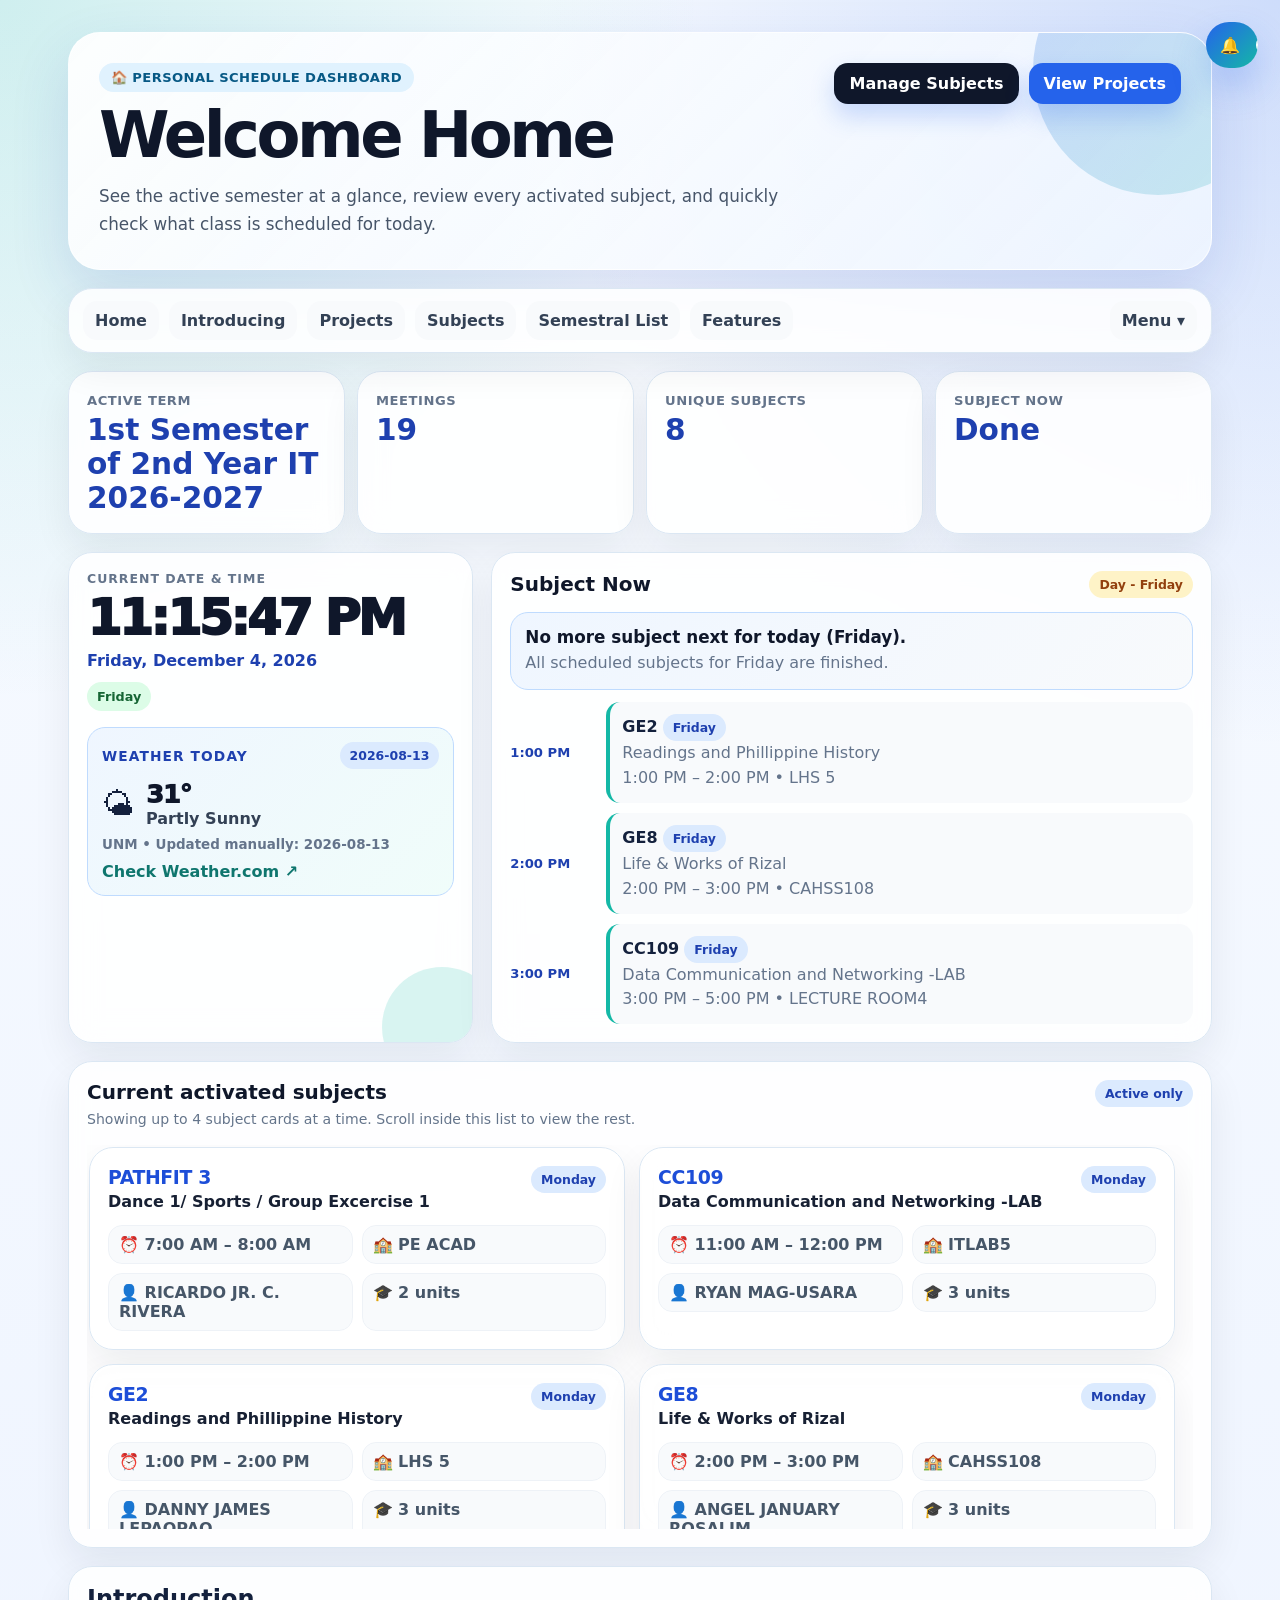
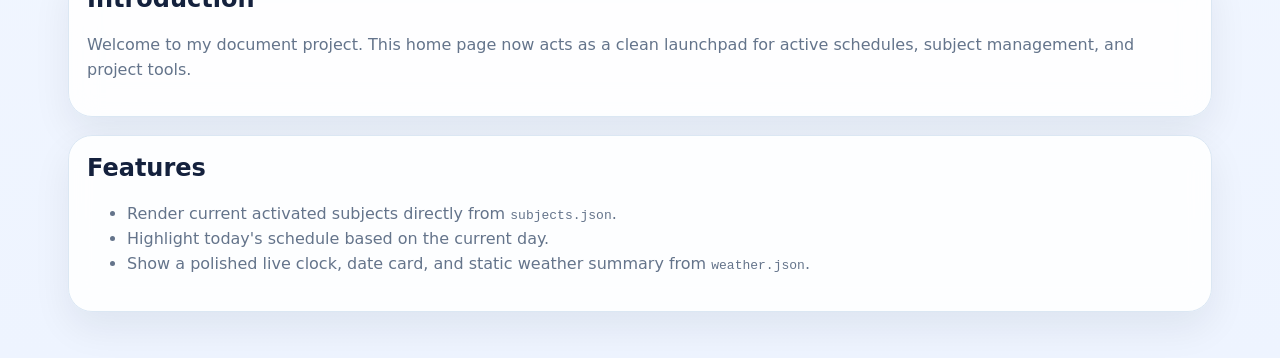
<file: index.html>
<!DOCTYPE html>
<html lang="en">
<head>
  <meta charset="UTF-8">
  <meta name="viewport" content="width=device-width, initial-scale=1.0">
  <title>Main</title>
  <style>
    :root{--bg:#eef4ff;--ink:#14213d;--muted:#64748b;--card:#ffffff;--line:#dbe7f3;--primary:#2563eb;--primary-dark:#1e40af;--accent:#14b8a6;--warm:#f59e0b;--danger:#ef4444;--shadow:0 24px 60px rgba(30,64,175,.14);--radius:24px}*{box-sizing:border-box}html{scroll-behavior:smooth}body{font-family:Inter,ui-sans-serif,system-ui,-apple-system,BlinkMacSystemFont,"Segoe UI",Arial,sans-serif;margin:0;background:radial-gradient(circle at top left,rgba(20,184,166,.18),transparent 30%),radial-gradient(circle at top right,rgba(37,99,235,.20),transparent 32%),linear-gradient(180deg,#f8fbff 0%,var(--bg) 100%);color:var(--ink);min-height:100vh}a{color:var(--primary)}.container{max-width:1180px;margin:0 auto;padding:32px 18px 46px}.hero{position:relative;overflow:hidden;border:1px solid rgba(255,255,255,.72);border-radius:32px;padding:30px;background:linear-gradient(135deg,rgba(255,255,255,.92),rgba(239,246,255,.84));box-shadow:var(--shadow)}.hero:after{content:"";position:absolute;right:-72px;top:-88px;width:250px;height:250px;border-radius:50%;background:linear-gradient(135deg,rgba(37,99,235,.22),rgba(20,184,166,.18))}.topbar{display:flex;justify-content:space-between;gap:20px;align-items:flex-start;flex-wrap:wrap;position:relative;z-index:1}.eyebrow{display:inline-flex;gap:8px;align-items:center;margin:0 0 10px;padding:7px 12px;border-radius:999px;background:#e0f2fe;color:#075985;font-size:.82rem;font-weight:800;letter-spacing:.03em;text-transform:uppercase}h1{margin:.15rem 0;color:#0f172a;font-size:clamp(2rem,5vw,4.15rem);line-height:.98;letter-spacing:-.055em}.lead{color:#475569;margin:.9rem 0 0;max-width:680px;font-size:1.05rem;line-height:1.7}.button{display:inline-flex;align-items:center;gap:8px;background:var(--primary);color:#fff;padding:11px 15px;border-radius:14px;text-decoration:none;font-weight:800;box-shadow:0 12px 24px rgba(37,99,235,.22)}.button.secondary{background:#0f172a}.quick-actions{display:flex;gap:10px;flex-wrap:wrap;margin:0}.nav-panel,.panel,.subject-card,.stat,.clock-card,.insight-card{background:rgba(255,255,255,.88);border:1px solid var(--line);border-radius:var(--radius);box-shadow:0 16px 38px rgba(15,23,42,.07);backdrop-filter:blur(14px)}.nav-panel{display:flex;justify-content:space-between;align-items:center;gap:16px;margin:18px 0;padding:12px 14px;position:relative;z-index:100}.nav-panel ul{list-style:none;display:flex;gap:10px;flex-wrap:wrap;margin:0;padding:0}.nav-panel a,.dropbtn{border:0;border-radius:14px;padding:10px 12px;font:inherit;font-weight:800;text-decoration:none;color:#334155;background:#f8fafc}.nav-panel a:hover,.dropbtn:hover,.dropbtn.active{background:#dbeafe;color:#1e40af}.dropdown{position:relative}.dropdown-content{display:none;position:absolute;right:0;top:calc(100% + 8px);min-width:210px;max-height:220px;overflow:auto;background:#fff;border:1px solid var(--line);border-radius:18px;box-shadow:0 18px 42px rgba(15,23,42,.16);z-index:1000;padding:8px}.dropdown-content.active{display:grid;gap:4px}.dropdown-content a,.dropdown-action{display:block;white-space:nowrap;width:100%;text-align:left}.dropdown-action{border:0;cursor:pointer;border-radius:14px;padding:10px 12px;font:inherit;font-weight:900;text-decoration:none;color:#0f766e;background:#ccfbf1}.dropdown-action:hover,.dropdown-action[aria-pressed="true"]{background:#99f6e4;color:#115e59}.mobile-switch-note{display:none}.mobile-view{background:#f8fafc}.mobile-view .container{max-width:520px;padding:12px 10px 28px}.mobile-view .hero{padding:20px;border-radius:28px;background:linear-gradient(180deg,#ffffff,#e0f2fe);box-shadow:0 18px 38px rgba(15,23,42,.10)}.mobile-view .hero:after{width:160px;height:160px;right:-70px;top:-60px}.mobile-view .topbar{display:grid;gap:16px}.mobile-view h1{font-size:2.35rem;line-height:1.03;letter-spacing:-.04em}.mobile-view .lead{font-size:.98rem;line-height:1.55}.mobile-view .quick-actions{display:grid;grid-template-columns:1fr 1fr;gap:10px}.mobile-view .button{justify-content:center;padding:12px 10px;border-radius:16px}.mobile-view .nav-panel{position:sticky;top:8px;display:grid;gap:10px;margin:12px 0;padding:10px;border-radius:22px}.mobile-view .nav-panel ul{display:grid;grid-template-columns:repeat(2,minmax(0,1fr));gap:8px;width:100%}.mobile-view .nav-panel a,.mobile-view .dropbtn,.mobile-view .dropdown-action{text-align:center;justify-content:center;padding:11px 8px;font-size:.92rem}.mobile-view .dropdown{width:100%}.mobile-view .dropdown-content{left:0;right:0;max-height:70vh}.mobile-view .mobile-switch-note{display:block;margin:6px 2px 0;color:#0f766e;font-weight:800;font-size:.82rem}.mobile-view .stats{grid-template-columns:repeat(2,minmax(0,1fr));gap:10px;margin:12px 0}.mobile-view .stat{padding:14px;border-radius:20px}.mobile-view .stat strong{font-size:1.45rem}.mobile-view .priority-dashboard,.mobile-view .dashboard{display:grid;grid-template-columns:1fr;gap:12px;margin-top:12px}.mobile-view .active-subject-scroll{max-height:calc((188px * 4) + 30px);padding-right:4px}.mobile-view .panel,.mobile-view .clock-card,.mobile-view .subject-card{border-radius:20px;padding:14px}.mobile-view .content-section{margin-top:12px}.mobile-view .subject-grid{grid-template-columns:1fr;gap:10px}.mobile-view .subject-card header{display:grid;gap:10px}.mobile-view .meta{grid-template-columns:1fr;gap:7px;margin-top:10px}.mobile-view .today-item{grid-template-columns:1fr;gap:6px}.mobile-view .clock-time{font-size:2.15rem}.mobile-view .section-heading{align-items:flex-start}.mobile-view .notice-expander{right:12px;top:12px}.mobile-view .notice-toggle{padding:11px 13px}.mobile-view .notice-tray{width:calc(100vw - 24px);max-height:calc(100vh - 82px)}.mobile-view .notice-item{padding:12px;border-radius:16px}.mobile-view .weather-card{margin-top:12px;padding:12px;border-radius:16px}.mobile-view .weather-temp{font-size:1.35rem}.priority-dashboard{display:grid;grid-template-columns:minmax(300px,.72fr) minmax(0,1.28fr);gap:18px;align-items:stretch;margin-top:18px}.priority-dashboard .clock-card,.priority-dashboard .panel{height:100%}.dashboard{display:grid;grid-template-columns:1fr;gap:18px;align-items:start;margin-top:18px}.active-subject-panel .section-heading{align-items:flex-start}.active-subject-panel .section-heading .note{margin:5px 0 0;font-size:.88rem}.active-subject-scroll{max-height:calc((185px * 2) + 14px);overflow-y:auto;overscroll-behavior:contain;padding:2px 8px 2px 2px;scrollbar-gutter:stable}.active-subject-scroll::-webkit-scrollbar{width:10px}.active-subject-scroll::-webkit-scrollbar-thumb{background:#bfdbfe;border-radius:999px}.active-subject-scroll::-webkit-scrollbar-track{background:#eff6ff;border-radius:999px}.panel{padding:18px}.notice-expander{position:fixed;right:22px;top:22px;z-index:6000;isolation:isolate}.notice-toggle{border:0;cursor:pointer;display:inline-flex;align-items:center;gap:8px;border-radius:999px;padding:12px 14px;background:linear-gradient(135deg,var(--primary),var(--accent));color:#fff;font:inherit;font-weight:950;box-shadow:0 18px 36px rgba(37,99,235,.26);max-width:52px;overflow:hidden;white-space:nowrap;transition:max-width .22s ease,padding .22s ease,box-shadow .18s ease,transform .18s ease}.notice-toggle:hover,.notice-toggle:focus-visible,.notice-toggle[aria-expanded="true"]{max-width:220px;padding-right:16px;transform:translateY(-1px);box-shadow:0 22px 42px rgba(37,99,235,.32)}.notice-toggle-label{display:inline-block;max-width:0;opacity:0;overflow:hidden;transition:max-width .22s ease,opacity .16s ease}.notice-toggle:hover .notice-toggle-label,.notice-toggle:focus-visible .notice-toggle-label,.notice-toggle[aria-expanded="true"] .notice-toggle-label{max-width:120px;opacity:1}.notice-count{display:inline-grid;place-items:center;min-width:22px;height:22px;border-radius:999px;background:#fff;color:#1e40af;font-size:.78rem;font-weight:950;flex:0 0 auto}.notice-tray{position:absolute;right:0;top:calc(100% + 12px);width:min(420px,calc(100vw - 32px));max-height:min(640px,calc(100vh - 92px));overflow:auto;border:1px solid #bfdbfe;border-radius:24px;background:linear-gradient(135deg,rgba(239,246,255,.98),rgba(255,255,255,.96));box-shadow:0 28px 70px rgba(15,23,42,.24);padding:16px;opacity:0;visibility:hidden;transform:translateY(-10px) scale(.98);transform-origin:top right;transition:opacity .18s ease,transform .18s ease,visibility .18s ease;backdrop-filter:blur(18px)}.notice-tray.active{opacity:1;visibility:visible;transform:translateY(0) scale(1)}.notice-tray-header{display:flex;align-items:flex-start;justify-content:space-between;gap:12px;margin-bottom:12px}.notice-tray-header h2{margin:0;color:#0f172a;font-size:1.15rem}.notice-close{border:0;cursor:pointer;border-radius:999px;background:#dbeafe;color:#1e40af;width:34px;height:34px;font-size:1.1rem;font-weight:950}.notice-close:hover{background:#bfdbfe}.notice-list{display:grid;gap:12px}.notice-item{border:1px solid #dbeafe;background:#fff;border-radius:18px;padding:14px}.notice-item h3{margin:0 0 7px;color:#1e3a8a}.notice-item p{margin:0}.notice-meta{display:flex;gap:8px;flex-wrap:wrap;margin-bottom:8px}.notice-meta span{border-radius:999px;background:#eff6ff;color:#1e40af;padding:5px 9px;font-size:.78rem;font-weight:900}.notice-actions{margin-top:12px;display:flex;gap:8px;flex-wrap:wrap}.notice-actions a{display:inline-flex;text-decoration:none;border-radius:999px;background:#dbeafe;color:#1e40af;padding:7px 10px;font-weight:900;font-size:.82rem}.panel{padding:18px}.section-heading{display:flex;align-items:center;justify-content:space-between;gap:12px;margin-bottom:14px}.section-heading h2{margin:0;color:#0f172a;font-size:1.25rem}.note{color:var(--muted);line-height:1.55}.stats{display:grid;grid-template-columns:repeat(4,1fr);gap:12px;margin:18px 0}.stat{padding:18px;position:relative;overflow:hidden}.stat span{color:var(--muted);font-weight:800;font-size:.82rem;text-transform:uppercase;letter-spacing:.04em}.stat strong{display:block;font-size:1.85rem;color:var(--primary-dark);margin-top:4px}.clock-card{padding:18px;position:relative;overflow:hidden}.clock-card:before{content:"";position:absolute;right:-30px;bottom:-45px;width:120px;height:120px;border-radius:50%;background:rgba(20,184,166,.16)}.clock-label{margin:0;color:#64748b;font-size:.78rem;font-weight:900;text-transform:uppercase;letter-spacing:.08em}.clock-time{font-size:clamp(2rem,5vw,3.1rem);font-weight:950;color:#0f172a;letter-spacing:-.06em;line-height:1;margin:8px 0}.clock-date{font-weight:800;color:#1e40af}.clock-day{display:inline-flex;margin-top:12px;padding:7px 10px;border-radius:999px;background:#dcfce7;color:#166534;font-weight:900;font-size:.8rem}.weather-card{position:relative;z-index:1;margin-top:16px;padding:14px;border-radius:18px;background:linear-gradient(135deg,#eff6ff,#f0fdfa);border:1px solid #bfdbfe}.weather-heading{display:flex;align-items:center;justify-content:space-between;gap:10px;margin-bottom:10px}.weather-heading h2{margin:0;font-size:.86rem;text-transform:uppercase;letter-spacing:.08em;color:#1e40af}.weather-main{display:flex;align-items:center;gap:12px}.weather-icon{font-size:2rem;line-height:1}.weather-temp{font-size:1.6rem;font-weight:950;color:#0f172a;letter-spacing:-.04em}.weather-condition{font-weight:900;color:#334155}.weather-meta{margin:9px 0 0;color:#64748b;font-size:.84rem;font-weight:750}.weather-link{display:inline-flex;margin-top:10px;color:#0f766e;font-weight:900;text-decoration:none}.weather-link:hover{text-decoration:underline}.subject-grid{display:grid;grid-template-columns:repeat(2,minmax(0,1fr));gap:14px}.subject-card{padding:18px;position:relative;overflow:hidden;transition:transform .18s ease,box-shadow .18s ease,border-color .18s ease}.subject-card:hover{transform:translateY(-3px);border-color:#93c5fd;box-shadow:0 22px 44px rgba(37,99,235,.13)}.subject-card header{display:flex;justify-content:space-between;gap:14px;align-items:flex-start}.code{font-size:1.18rem;font-weight:900;color:#1d4ed8;letter-spacing:-.02em}.description{font-weight:800;margin-top:4px;color:#172033}.badge{display:inline-flex;align-items:center;gap:6px;background:#dbeafe;color:#1e40af;border-radius:999px;padding:6px 10px;font-size:.78rem;font-weight:900;white-space:nowrap}.badge.today{background:#fef3c7;color:#92400e}.meta{display:grid;grid-template-columns:repeat(2,minmax(0,1fr));gap:9px;margin-top:14px;color:#465668}.meta span{background:#f8fafc;border:1px solid #eef2f7;border-radius:14px;padding:9px 10px;font-weight:650}.today-list{display:grid;gap:10px}.today-item{display:grid;grid-template-columns:86px 1fr;gap:10px;align-items:center}.today-time{font-weight:900;color:#1e40af;font-size:.82rem}.today-card{border-left:4px solid var(--accent);background:#f8fafc;border-radius:14px;padding:12px}.today-card.current{border-left-color:var(--primary);background:#eff6ff}.today-card.upcoming{border-left-color:var(--warm);background:#fffbeb}.subject-now-status{margin-bottom:12px;border:1px solid #bfdbfe;background:linear-gradient(135deg,#eff6ff,#f8fafc);border-radius:18px;padding:14px}.subject-now-status strong{display:block;color:#0f172a;font-size:1.05rem;margin-bottom:4px}.countdown{font-weight:950;color:#1e40af}.empty{padding:26px;text-align:center;color:#64748b}.pill-row{display:flex;gap:8px;flex-wrap:wrap}.pill{border:1px solid #bfdbfe;background:#eff6ff;color:#1e40af;border-radius:999px;padding:7px 10px;font-weight:800;font-size:.8rem}.content-section{margin-top:18px}.content-section h2{margin-top:0}@media(max-width:980px){.priority-dashboard,.dashboard,.stats{grid-template-columns:1fr 1fr}.dashboard>section{grid-column:1/-1}.subject-grid{grid-template-columns:1fr}.active-subject-scroll{max-height:calc((170px * 4) + 42px)}}@media(max-width:660px){.notice-expander{right:12px;top:12px}.notice-toggle:hover,.notice-toggle:focus-visible,.notice-toggle[aria-expanded="true"]{max-width:200px}.container{padding:18px 10px 34px}.hero{padding:22px;border-radius:24px}.nav-panel,.topbar{align-items:stretch}.nav-panel{flex-direction:column}.nav-panel ul,.quick-actions{width:100%}.button{flex:1;justify-content:center}.stats,.priority-dashboard,.dashboard,.meta{grid-template-columns:1fr}.subject-card header{flex-direction:column}.today-item{grid-template-columns:1fr}.dropdown{width:100%}.dropbtn{width:100%}.dropdown-content{left:0;right:0}.clock-time{font-size:2.4rem}.active-subject-scroll{max-height:calc((188px * 4) + 30px)}}
  </style>
</head>
<body>
  <main class="container">
    <section class="hero">
      <div class="topbar">
        <div>
          <p class="eyebrow">🏠 Personal schedule dashboard</p>
          <h1>Welcome Home</h1>
          <p class="lead">See the active semester at a glance, review every activated subject, and quickly check what class is scheduled for today.</p>
          <p class="mobile-switch-note">Mobile view is active. Use Menu ▾ to switch back to the regular desktop layout.</p>
        </div>
        <p class="quick-actions"><a class="button secondary" href="subj.html">Manage Subjects</a><a class="button" href="download.html">View Projects</a></p>
      </div>
    </section>

    <nav class="nav-panel" aria-label="Primary navigation">
      <ul>
        <li><a href="index.html">Home</a></li>
        <li><a href="#intro">Introducing</a></li>
        <li><a href="download.html">Projects</a></li>
        <li><a href="subj.html">Subjects</a></li>
        <li><a href="Subj_manage.html">Semestral List</a></li>
        <li><a href="#features">Features</a></li>
      </ul>
      <div class="dropdown">
        <button class="dropbtn" type="button">Menu ▾</button>
        <div class="dropdown-content">
        <!--  <button id="mobileViewToggle" data-mobile-view-toggle class="dropdown-action" type="button" aria-pressed="false">📱 Switch to mobile view</button> -->
          <a href="Subj_manage.html">Semestral Subject List</a>
          <a href="subj.html">Subject Management</a>
          <a href="calcugrade.html">CalcuGrade</a>
          <a href="subjects.json">Open Subject JSON</a>
        </div>
      </div>
    </nav>

    <section class="stats" aria-label="Active subject summary">
      <div class="stat"><span>Active term</span><strong id="semester">—</strong></div>
      <div class="stat"><span>Meetings</span><strong id="meetingCount">0</strong></div>
      <div class="stat"><span>Unique subjects</span><strong id="courseCount">0</strong></div>
      <div class="stat"><span>Subject Now</span><strong id="subjectNowStat">—</strong></div>
    </section>

    <section class="priority-dashboard" aria-label="Today priority dashboard">
      <div class="clock-card" aria-live="polite">
        <p class="clock-label">Current date & time</p>
        <div id="date-time" class="clock-time">--:--</div>
        <div id="date-label" class="clock-date">Loading date…</div>
        <span id="day-label" class="clock-day">Today</span>
        <section class="weather-card" aria-labelledby="weatherHeading">
          <div class="weather-heading"><h2 id="weatherHeading">Weather today</h2><span id="weather-updated" class="badge">Manual</span></div>
          <div id="weather-summary">Loading weather…</div>
        </section>
      </div>
      <section class="panel" aria-labelledby="todayHeading">
        <div class="section-heading"><h2 id="todayHeading">Subject Now</h2><span id="todayBadge" class="badge today">Today</span></div>
        <div id="subject-now-status" class="subject-now-status">Checking schedule…</div>
        <div id="today-subjects" class="today-list">Loading today's subjects…</div>
      </section>
    </section>

    <div class="dashboard">
      <section class="panel active-subject-panel" aria-labelledby="activeHeading">
        <div class="section-heading"><div><h2 id="activeHeading">Current activated subjects</h2><p class="note">Showing up to 4 subject cards at a time. Scroll inside this list to view the rest.</p></div><span class="badge">Active only</span></div>
        <div id="active-subjects" class="subject-grid active-subject-scroll">Loading active subjects…</div>
      </section>
    </div>

    <aside class="notice-expander" aria-labelledby="noticeHeading">
      <button id="noticeToggle" class="notice-toggle" type="button" aria-expanded="false" aria-controls="noticeTray">
        🔔 <span class="notice-toggle-label">Notice Board</span><span id="noticeCount" class="notice-count">0</span>
      </button>
      <section id="noticeTray" class="notice-tray" aria-label="Notice Board">
        <div class="notice-tray-header">
          <div><h2 id="noticeHeading">Notice Board</h2><p class="note">Updates from notice.json</p></div>
          <button id="noticeClose" class="notice-close" type="button" aria-label="Close Notice Board">×</button>
        </div>
        <div id="notice-board" class="notice-list">Loading notices…</div>
      </section>
    </aside>

    <section id="intro" class="panel content-section">
      <h2>Introduction</h2>
      <p class="note">Welcome to my document project. This home page now acts as a clean launchpad for active schedules, subject management, and project tools.</p>
    </section>

    <section id="features" class="panel content-section">
      <h2>Features</h2>
      <ul class="note">
        <li>Render current activated subjects directly from <code>subjects.json</code>.</li>
        <li>Highlight today's schedule based on the current day.</li>
        <li>Show a polished live clock, date card, and static weather summary from <code>weather.json</code>.</li>
      </ul>
    </section>
  </main>

  <script src="script.js"></script>
  <script>
    const homeEls = {};
    function updateDateTime() {
      const now = new Date();
      const timeOptions = { hour: 'numeric', minute: '2-digit', second: '2-digit' };
      const dateOptions = { weekday: 'long', year: 'numeric', month: 'long', day: 'numeric' };
      homeEls.dateTime.textContent = now.toLocaleTimeString([], timeOptions);
      homeEls.dateLabel.textContent = now.toLocaleDateString([], dateOptions);
      homeEls.dayLabel.textContent = now.toLocaleDateString([], { weekday: 'long' });
    }

    function getTimeRange(subject) {
      return `${minutesToDisplay(subject.time_start, subject.time_start_is_am)} – ${minutesToDisplay(subject.time_end, subject.time_end_is_am)}`;
    }

    function renderSubjectCard(subject) {
      return `<article class="subject-card"><header><div><div class="code">${subject.code}</div><div class="description">${subject.description}</div></div><span class="badge">${subject.dayLabel}</span></header><div class="meta"><span>⏰ ${getTimeRange(subject)}</span><span>🏫 ${subject.room || 'TBA'}</span><span>👤 ${subject.instructor || 'TBA'}</span><span>🎓 ${subject.units || 0} units</span></div></article>`;
    }

    function escapeHtml(value) {
      return String(value ?? '').replace(/[&<>"']/g, char => ({
        '&': '&amp;',
        '<': '&lt;',
        '>': '&gt;',
        '"': '&quot;',
        "'": '&#39;'
      })[char]);
    }


    function renderWeather(weather) {
      const icon = escapeHtml(weather.icon || '🌤️');
      const condition = escapeHtml(weather.condition || 'Weather update pending');
      const temperature = escapeHtml(weather.temperature || '—');
      const location = escapeHtml(weather.location || 'Location not set');
      const lastUpdated = escapeHtml(weather.last_updated || 'manual update pending');
      const sourceLabel = escapeHtml(weather.source_label || 'Check weather source');
      const sourceUrl = weather.source_url ? escapeHtml(weather.source_url) : '';
      homeEls.weatherUpdated.textContent = lastUpdated;
      return `<div class="weather-main"><span class="weather-icon" aria-hidden="true">${icon}</span><div><div class="weather-temp">${temperature}</div><div class="weather-condition">${condition}</div></div></div><p class="weather-meta">${location} • Updated manually: ${lastUpdated}</p>${sourceUrl ? `<a class="weather-link" href="${sourceUrl}" target="_blank" rel="noopener noreferrer">${sourceLabel} ↗</a>` : ''}`;
    }

    async function loadWeather() {
      try {
        const response = await fetch('weather.json', { cache: 'no-store' });
        if (!response.ok) throw new Error('Unable to load weather.json');
        const data = await response.json();
        homeEls.weatherSummary.innerHTML = renderWeather(data || {});
      } catch (error) {
        console.warn('loadWeather failed', error);
        homeEls.weatherUpdated.textContent = 'Manual';
        homeEls.weatherSummary.innerHTML = renderWeather({
          icon: '🌤️',
          condition: 'Weather update pending',
          temperature: '—',
          location: 'Edit weather.json',
          last_updated: 'manual update pending',
          source_label: 'Open Weather.com',
          source_url: 'https://weather.com/'
        });
      }
    }

    function renderNotice(notice) {
      const title = escapeHtml(notice.title || 'Untitled notice');
      const message = escapeHtml(notice.message || 'No notice message provided.');
      const date = notice.date ? `<span>${escapeHtml(notice.date)}</span>` : '';
      const label = notice.label ? `<span>${escapeHtml(notice.label)}</span>` : '';
      const actions = Array.isArray(notice.actions)
        ? notice.actions.filter(action => action && action.href && action.label).map(action => `<a href="${escapeHtml(action.href)}">${escapeHtml(action.label)}</a>`).join('')
        : '';

      return `<article class="notice-item"><div class="notice-meta">${date}${label}</div><h3>${title}</h3><p class="note">${message}</p>${actions ? `<div class="notice-actions">${actions}</div>` : ''}</article>`;
    }

    async function loadNoticeBoard() {
      try {
        const response = await fetch('notice.json', { cache: 'no-store' });
        if (!response.ok) throw new Error('Unable to load notice.json');
        const data = await response.json();
        const notices = Array.isArray(data?.notices) ? data.notices.filter(notice => notice?.active !== false) : [];
        homeEls.noticeCount.textContent = notices.length;
        homeEls.noticeBoard.innerHTML = notices.length
          ? notices.map(renderNotice).join('')
          : '<div class="empty">No notices are currently published.</div>';
      } catch (error) {
        console.warn('loadNoticeBoard failed', error);
        homeEls.noticeCount.textContent = '0';
        homeEls.noticeBoard.innerHTML = '<div class="empty">Failed to load notice.json.</div>';
      }
    }

    let cachedTodaySubjects = [];
    let cachedTodayCode = '';

    function getCurrentDayCode() {
      return ({ 0: 'SU', 1: 'M', 2: 'T', 3: 'W', 4: 'TH', 5: 'F', 6: 'S' })[new Date().getDay()] || '';
    }

    function formatCountdown(totalSeconds) {
      const seconds = Math.max(0, Math.floor(totalSeconds));
      const hours = Math.floor(seconds / 3600);
      const minutes = Math.floor((seconds % 3600) / 60);
      const remainingSeconds = seconds % 60;
      return `${hours}h ${String(minutes).padStart(2, '0')}m ${String(remainingSeconds).padStart(2, '0')}s`;
    }

    function getSecondsUntil(targetMinutes, now) {
      const target = new Date(now);
      target.setHours(Math.floor(targetMinutes / 60), targetMinutes % 60, 0, 0);
      return (target - now) / 1000;
    }

    function getSubjectTimingState(todaySubjects, now = new Date()) {
      const nowMinutes = now.getHours() * 60 + now.getMinutes() + (now.getSeconds() / 60);
      const sorted = [...todaySubjects].sort((a, b) => a.startMinutes - b.startMinutes || a.endMinutes - b.endMinutes);
      const current = sorted.find(subject => nowMinutes >= subject.startMinutes && nowMinutes < subject.endMinutes);
      const upcoming = sorted.find(subject => subject.startMinutes > nowMinutes);
      const next = upcoming || null;
      return { current, upcoming, next };
    }

    function renderTodayItem(subject, state = '') {
      const stateLabel = state === 'current' ? 'Now' : state === 'upcoming' ? 'Upcoming' : subject.dayLabel;
      return `<div class="today-item"><div class="today-time">${minutesToDisplay(subject.time_start, subject.time_start_is_am)}</div><div class="today-card ${state}"><strong>${escapeHtml(subject.code)}</strong> <span class="badge">${stateLabel}</span><br><span class="note">${escapeHtml(subject.description)}</span><br><span class="note">${getTimeRange(subject)} • ${escapeHtml(subject.room || 'TBA')}</span></div></div>`;
    }

    function updateSubjectNow() {
      const dayName = DAY_LABELS[cachedTodayCode] || new Date().toLocaleDateString([], { weekday: 'long' });
      homeEls.todayBadge.textContent = `Day - ${dayName}`;

      if (!cachedTodaySubjects.length) {
        homeEls.subjectNowStat.textContent = 'None';
        homeEls.subjectNowStatus.innerHTML = `<strong>No subject scheduled today.</strong><span class="note">No more subject next for today (${dayName}).</span>`;
        homeEls.todaySubjects.innerHTML = '<div class="empty">No subjects registered for today.</div>';
        return;
      }

      const { current, upcoming, next } = getSubjectTimingState(cachedTodaySubjects);
      if (current) {
        const now = new Date();
        const secondsUntilEnd = getSecondsUntil(current.endMinutes, now);
        const secondsUntilNextStart = next ? getSecondsUntil(next.startMinutes, now) : 0;
        homeEls.subjectNowStat.textContent = current.code || 'Now';
        homeEls.subjectNowStatus.innerHTML = `<strong>Subject now: ${escapeHtml(current.code)} — ${escapeHtml(current.description)}</strong><span class="note">${getTimeRange(current)} • ${escapeHtml(current.room || 'TBA')}</span><br><span class="note">Current subject ends in <span class="countdown">${formatCountdown(secondsUntilEnd)}</span>.</span><br>${next ? `<span class="note">Next subject in <span class="countdown">${formatCountdown(secondsUntilNextStart)}</span>: ${escapeHtml(next.code)} at ${minutesToDisplay(next.time_start, next.time_start_is_am)}.</span>` : `<span class="note">No more subject next for today (${dayName}) after this class.</span>`}`;
        homeEls.todaySubjects.innerHTML = cachedTodaySubjects.map(subject => renderTodayItem(subject, subject === current ? 'current' : '')).join('');
        return;
      }

      if (upcoming) {
        const secondsUntilStart = getSecondsUntil(upcoming.startMinutes, new Date());
        homeEls.subjectNowStat.textContent = `Next: ${upcoming.code || 'Soon'}`;
        homeEls.subjectNowStatus.innerHTML = `<strong>Upcoming subject: ${escapeHtml(upcoming.code)} — ${escapeHtml(upcoming.description)}</strong><span class="note">Starts in <span class="countdown">${formatCountdown(secondsUntilStart)}</span> at ${minutesToDisplay(upcoming.time_start, upcoming.time_start_is_am)} • ${escapeHtml(upcoming.room || 'TBA')}</span>`;
        homeEls.todaySubjects.innerHTML = cachedTodaySubjects.map(subject => renderTodayItem(subject, subject === upcoming ? 'upcoming' : '')).join('');
        return;
      }

      homeEls.subjectNowStat.textContent = 'Done';
      homeEls.subjectNowStatus.innerHTML = `<strong>No more subject next for today (${dayName}).</strong><span class="note">All scheduled subjects for ${dayName} are finished.</span>`;
      homeEls.todaySubjects.innerHTML = cachedTodaySubjects.map(subject => renderTodayItem(subject)).join('');
    }

    async function loadHomeSubjects() {
      const data = await fetchSubjectsData();
      if (!data) {
        homeEls.activeSubjects.innerHTML = '<div class="subject-card empty">Failed to load subjects.json.</div>';
        homeEls.todaySubjects.innerHTML = '<div class="empty">Failed to load today\'s schedule.</div>';
        return;
      }

      const activeGroups = getVisibleSemesterGroups(data);
      const activeSubjects = flattenSubjectGroups(data).sort((a, b) => compareSubjects(a, b, 'day-time'));
      const todayCode = getCurrentDayCode();
      const todaySubjects = todayCode ? activeSubjects.filter(subject => subject.day === todayCode) : [];
      cachedTodayCode = todayCode;
      cachedTodaySubjects = todaySubjects;

      homeEls.semester.textContent = activeGroups.length === 1 ? activeGroups[0].semester : `${activeGroups.length} active terms`;
      homeEls.meetingCount.textContent = activeSubjects.length;
      homeEls.courseCount.textContent = new Set(activeSubjects.map(subject => subject.code)).size;
      homeEls.subjectNowStat.textContent = todaySubjects.length ? 'Checking…' : 'None';
      homeEls.todayBadge.textContent = todayCode ? `Day - ${DAY_LABELS[todayCode] || 'Today'}` : 'Today';

      homeEls.activeSubjects.innerHTML = activeSubjects.length
        ? activeSubjects.map(renderSubjectCard).join('')
        : '<div class="subject-card empty">No activated subjects are currently listed.</div>';

      updateSubjectNow();
    }

    function initDropdown() {
      const dropbtn = document.querySelector('.dropbtn');
      const dropdownContent = document.querySelector('.dropdown-content');
      if (!dropbtn || !dropdownContent) return;
      dropbtn.addEventListener('click', () => {
        dropdownContent.classList.toggle('active');
        dropbtn.classList.toggle('active');
      });
      document.addEventListener('click', event => {
        if (!event.target.closest('.dropdown')) {
          dropdownContent.classList.remove('active');
          dropbtn.classList.remove('active');
        }
      });
    }

    function setNoticeExpanded(isExpanded) {
      if (!homeEls.noticeToggle || !homeEls.noticeTray) return;
      homeEls.noticeToggle.setAttribute('aria-expanded', String(isExpanded));
      homeEls.noticeTray.classList.toggle('active', isExpanded);
    }

    function initNoticeExpander() {
      if (!homeEls.noticeToggle || !homeEls.noticeTray || !homeEls.noticeClose) return;
      homeEls.noticeToggle.addEventListener('click', event => {
        event.stopPropagation();
        setNoticeExpanded(homeEls.noticeToggle.getAttribute('aria-expanded') !== 'true');
      });
      homeEls.noticeClose.addEventListener('click', event => {
        event.stopPropagation();
        setNoticeExpanded(false);
        homeEls.noticeToggle.focus();
      });
      homeEls.noticeTray.addEventListener('click', event => event.stopPropagation());
      document.addEventListener('click', event => {
        if (!event.target.closest('.notice-expander')) setNoticeExpanded(false);
      });
      document.addEventListener('keydown', event => {
        if (event.key === 'Escape') setNoticeExpanded(false);
      });
    }

    document.addEventListener('DOMContentLoaded', () => {
      Object.assign(homeEls, {
        dateTime: document.getElementById('date-time'),
        dateLabel: document.getElementById('date-label'),
        dayLabel: document.getElementById('day-label'),
        weatherSummary: document.getElementById('weather-summary'),
        weatherUpdated: document.getElementById('weather-updated'),
        activeSubjects: document.getElementById('active-subjects'),
        todaySubjects: document.getElementById('today-subjects'),
        semester: document.getElementById('semester'),
        meetingCount: document.getElementById('meetingCount'),
        courseCount: document.getElementById('courseCount'),
        subjectNowStat: document.getElementById('subjectNowStat'),
        subjectNowStatus: document.getElementById('subject-now-status'),
        todayBadge: document.getElementById('todayBadge'),
        noticeBoard: document.getElementById('notice-board'),
        noticeToggle: document.getElementById('noticeToggle'),
        noticeTray: document.getElementById('noticeTray'),
        noticeClose: document.getElementById('noticeClose'),
        noticeCount: document.getElementById('noticeCount'),
        mobileViewToggle: document.getElementById('mobileViewToggle')
      });
      updateDateTime();
      setInterval(updateDateTime, 1000);
      setInterval(updateSubjectNow, 1000);
      initDropdown();
      initNoticeExpander();
      loadHomeSubjects();
      loadNoticeBoard();
      loadWeather();
    });
  </script>
</body>
</html>
</file>
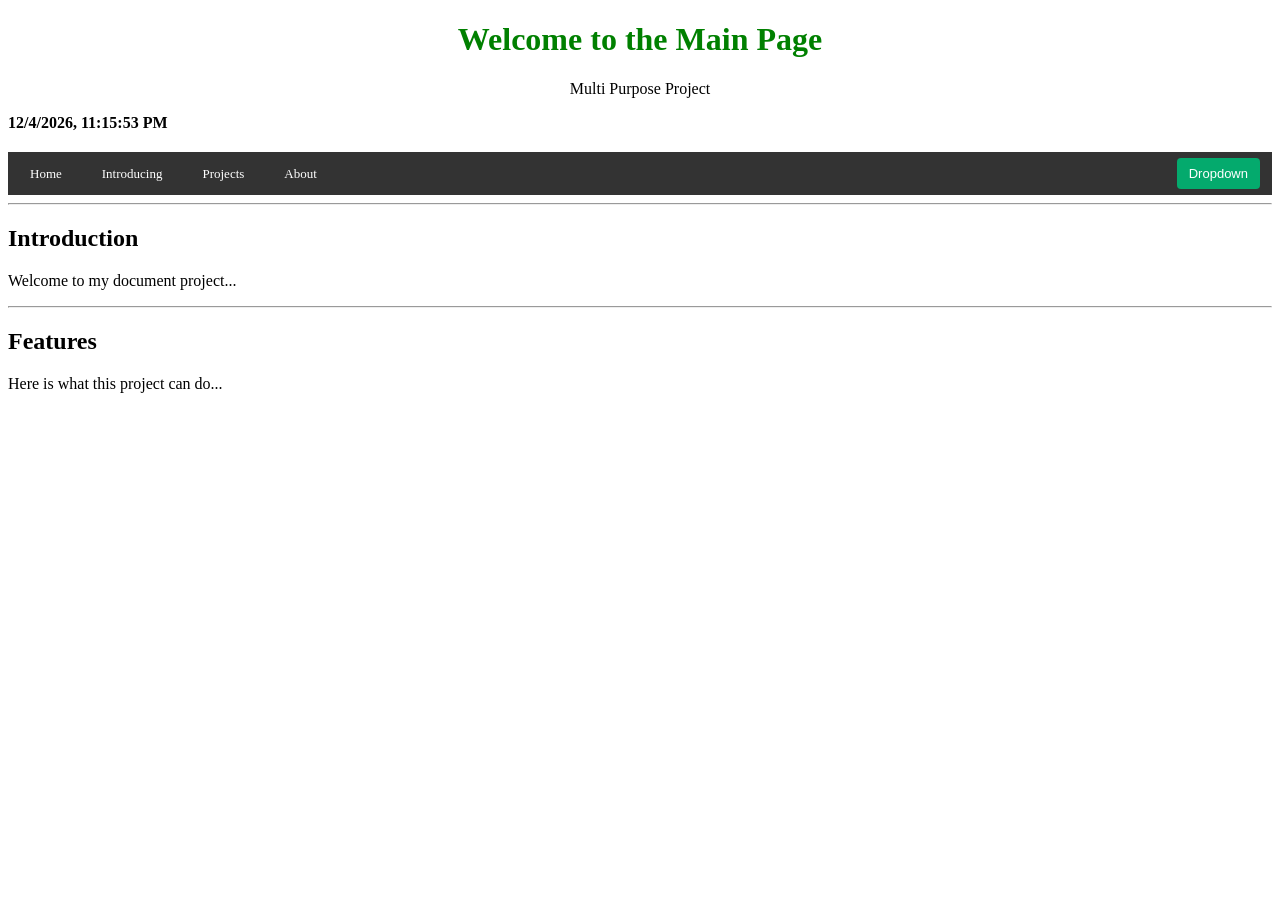
<file: Web/index.html>
<!DOCTYPE html>
<html lang="en">
<head>
    <meta charset="UTF-8">
    <meta name="viewport" content="width=device-width, initial-scale=1.0">
    <title>Main</title>
    <style>
        .dropbtn {
  background-color: #04AA6D;
  color: white;
  padding: 8px 12px;
  font-size: 13px;
  border: none;
  border-radius: 4px;
  cursor: pointer;
}

/* The container <div> - needed to position the dropdown content */
.dropdown {
  position: relative;
  display: inline-block;
}

/* Dropdown Content (Hidden by Default) */
.dropdown-content {
    display: none;
    position: absolute;
    background-color: #f1f1f1;
    min-width: 160px;
    max-width: calc(100vw - 24px); /* never exceed the viewport width */
    right: 0; /* align the dropdown's right edge with the button's right edge */
    left: auto;
    max-height: 180px; /* show up to five items, then scroll */
    overflow-y: auto;
    box-shadow: 0px 6px 12px 0px rgba(0,0,0,0.15);
    z-index: 1;
    border-radius: 4px;
}

/* Links inside the dropdown */
.dropdown-content a {
    color: black;
    padding: 8px 12px;
    text-decoration: none;
    display: block;
    font-size: 13px;
    height: 36px; /* fixed item height to ensure exactly five visible */
    box-sizing: border-box;
    line-height: 20px;
    white-space: nowrap;
    overflow: hidden;
    text-overflow: ellipsis;
}

/* Change color of dropdown links on hover */
.dropdown-content a:hover {background-color: #ddd;}

/* Small custom scrollbar for dropdown */
.dropdown-content::-webkit-scrollbar { width: 8px; }
.dropdown-content::-webkit-scrollbar-thumb { background-color: rgba(0,0,0,0.15); border-radius: 4px; }

/* Show the dropdown menu when active */
.dropdown-content.active {display: block;}

/* Change the background color of the dropdown button when active */
.dropbtn.active {background-color: #3e8e41;}

nav {
    display: flex;
    justify-content: space-between;
    align-items: center;
    background-color: #333;
    padding: 6px 12px;
}

/* Style the list to look like a horizontal menu */
nav ul {
    list-style-type: none;
    margin: 0;
    padding: 0;
    display: flex;
    gap: 20px;
}

nav ul li a {
    color: white;
    text-decoration: none;
    font-size: 13px;
    padding: 6px 10px;
    border-radius: 3px;
    transition: background-color 0.2s ease;
}

nav ul li a:hover {
    background-color: rgba(255, 255, 255, 0.2);
}

html {
    scroll-behavior: smooth;
}

    </style>
</head>
<body>
    <header>
        <h1 class="heading" style="color: green; text-align: center;" >Welcome to the Main Page</h1>
        <p class="text" style="text-align: center;">Multi Purpose Project</p>
        <div id="date-time" style="font-weight: bold; margin-bottom: 20px;"></div>

    </header>
  <nav>
      <ul>
         <li><a href="index.html">Home</a></li>
         <li><a href="#intro">Introducing</a></li>
         <li><a href="#features">Projects</a></li>
         <li><a href="#">About</a></li>
      </ul>
      <div class="dropdown">
         <button class="dropbtn">Dropdown</button>
         <div class="dropdown-content">
             <a href="#">Link 1</a>
             <a href="#">Link 2</a>
             <a href="#">Link 3</a>
             <a href="#">Link 1</a>
             <a href="#">Link 2</a>
             <a href="#">Link 3</a>
         </div>
     </div>
  </nav>

 
  <section id="intro">
    <hr>
      <h1>Introduction</h1>
      <p>Welcome to my document project...</p>
   </section>

  <section id="features">
    <hr>
      <h2>Features</h2>
      <p>Here is what this project can do...</p> 
  </section>

</body>
<script>
    function updateDateTime() {
    const now = new Date();
    // This turns the date/time into a readable string
    document.getElementById("date-time").innerHTML = now.toLocaleString();
}

// Update the time immediately when the page loads
updateDateTime();

// Run the function every 1000 milliseconds (1 second)
setInterval(updateDateTime, 1000);

// Dropdown button click functionality
const dropbtn = document.querySelector('.dropbtn');
const dropdownContent = document.querySelector('.dropdown-content');

if (dropbtn) {
    dropbtn.addEventListener('click', function() {
        dropdownContent.classList.toggle('active');
        dropbtn.classList.toggle('active');
    });
}

// Close dropdown when clicking elsewhere on the page
document.addEventListener('click', function(event) {
    if (!event.target.closest('.dropdown')) {
        dropdownContent.classList.remove('active');
        dropbtn.classList.remove('active');
    }
});
</script>
</html>
</file>
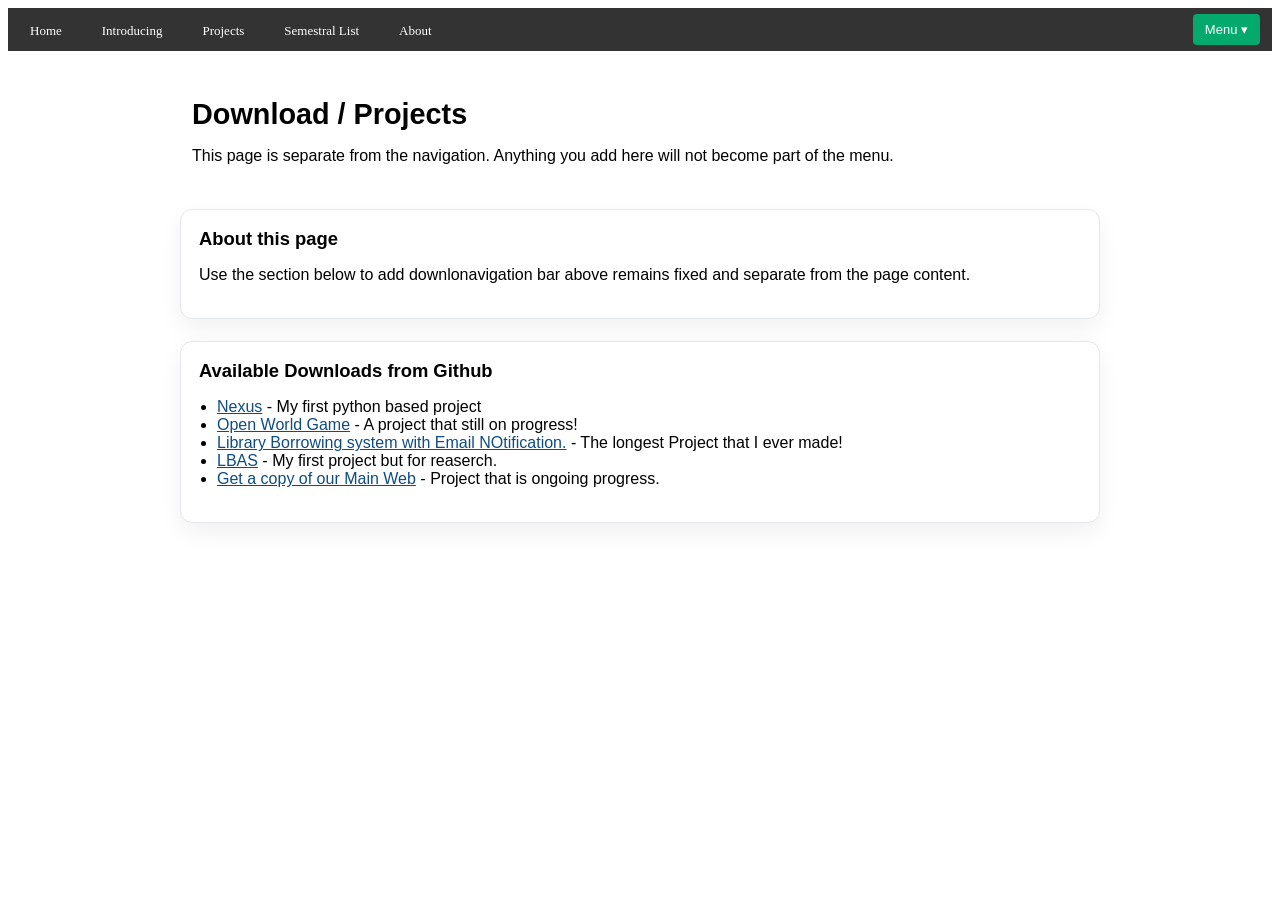
<file: download.html>
<!DOCTYPE html>
<html lang="en">
<head>
    <meta charset="UTF-8">
    <meta name="viewport" content="width=device-width, initial-scale=1.0">
    <title>Download page</title>
</head>
<style>
       .dropbtn {
  background-color: #04AA6D;
  color: white;
  padding: 8px 12px;
  font-size: 13px;
  border: none;
  border-radius: 4px;
  cursor: pointer;
}

/* The container <div> - needed to position the dropdown content */
.dropdown {
  position: relative;
  display: inline-block;
}

/* Dropdown Content (Hidden by Default) */
.dropdown-content {
    display: none;
    position: absolute;
    background-color: #f1f1f1;
    min-width: 160px;
    max-width: calc(100vw - 24px); /* never exceed the viewport width */
    right: 0; /* align the dropdown's right edge with the button's right edge */
    left: auto;
    max-height: 180px; /* show up to five items, then scroll */
    overflow-y: auto;
    box-shadow: 0px 6px 12px 0px rgba(0,0,0,0.15);
    z-index: 1;
    border-radius: 4px;
}

/* Links inside the dropdown */
.dropdown-content a {
    color: black;
    padding: 8px 12px;
    text-decoration: none;
    display: block;
    font-size: 13px;
    height: 36px; /* fixed item height to ensure exactly five visible */
    box-sizing: border-box;
    line-height: 20px;
    white-space: nowrap;
    overflow: hidden;
    text-overflow: ellipsis;
}

/* Change color of dropdown links on hover */
.dropdown-content a:hover {background-color: #ddd;}

/* Small custom scrollbar for dropdown */
.dropdown-content::-webkit-scrollbar { width: 8px; }
.dropdown-content::-webkit-scrollbar-thumb { background-color: rgba(0,0,0,0.15); border-radius: 4px; }

/* Show the dropdown menu when active */
.dropdown-content.active {display: block;}

/* Change the background color of the dropdown button when active */
.dropbtn.active {background-color: #3e8e41;}

nav {
    display: flex;
    justify-content: space-between;
    align-items: center;
    background-color: #333;
    padding: 6px 12px;
}

header {
    max-width: 980px;
    margin: 0 auto 18px; /* push nav below header */
    padding: 10px 12px;
    box-sizing: border-box;
    position: relative;
}

#semester {
    margin-top: 6px;
    color: #333;
    font-weight: 600;
    text-align: center;
}

.page-semester{max-width:980px;margin:8px auto 18px;text-align:center;color:#333;font-weight:600}

/* Style the list to look like a horizontal menu */
nav ul {
    list-style-type: none;
    margin: 0;
    padding: 0;
    display: flex;
    gap: 20px;
}

nav ul li a {
    color: white;
    text-decoration: none;
    font-size: 13px;
    padding: 6px 10px;
    border-radius: 3px;
    transition: background-color 0.2s ease;
}

nav ul li a:hover {
    background-color: rgba(255, 255, 255, 0.2);
}

/* Today's subjects styles */
.today-container {
    max-width: 800px;
    margin: 12px auto;
    padding: 0 16px;
    font-family: Arial, sans-serif;
}
.subject-row {
    display: flex;
    gap: 12px;
    align-items: center;
    padding: 10px 0;
    border-bottom: 1px solid #eee;
    flex-wrap: wrap;
}
.subject-row .time {
    width: 140px;
    color: #555;
    font-size: 0.95rem;
    min-width: 120px;
}
.subject-row .code {
    width: 80px;
    font-weight: 700;
    color: #2a7a2a;
    min-width: 60px;
}
.subject-row .desc {
    flex: 1;
}

html {
    scroll-behavior: smooth;
}

.page-content {
    max-width: 920px;
    margin: 0 auto;
    padding: 18px 16px 32px;
    font-family: Arial, sans-serif;
}

.page-content h1 {
    font-size: 1.8rem;
    margin-bottom: 10px;
}

.page-content section {
    margin-bottom: 22px;
    background: #fff;
    border: 1px solid #e4e7ec;
    border-radius: 12px;
    box-shadow: 0 10px 24px rgba(15,23,42,0.06);
    padding: 18px;
}

.page-content section h2 {
    margin-top: 0;
    font-size: 1.15rem;
}

.page-content ul {
    padding-left: 18px;
}

.page-content a {
    color: #0f4c81;
}

@media (max-width: 720px) {
    nav {
        flex-direction: column;
        align-items: stretch;
        gap: 10px;
    }
    nav ul {
        justify-content: center;
        flex-wrap: wrap;
        gap: 10px;
    }
    .dropdown {
        align-self: flex-end;
    }
    .today-container {
        padding: 0 12px;
    }
    .subject-row {
        gap: 8px;
    }
    .subject-row .time,
    .subject-row .code {
        width: auto;
        min-width: 0;
    }
}

@media (max-width: 520px) {
    body {
        margin: 0;
    }
    header {
        padding: 12px 10px;
    }
    .dropbtn {
        width: 100%;
        text-align: center;
    }
    .dropdown-content {
        min-width: 100%;
        right: auto;
        left: 0;
    }
    .today-container {
        padding: 0 10px;
    }
    .subject-row {
        flex-direction: column;
        align-items: flex-start;
        padding: 10px 0;
    }
    .subject-row .time,
    .subject-row .code,
    .subject-row .desc {
        width: 100%;
    }
    .subject-row .time {
        font-size: 0.95rem;
    }
    nav ul li a {
        padding: 8px 10px;
        font-size: 12px;
    }
}


.dropdown-action{display:block;width:100%;border:0;text-align:left;color:#0f766e;background:#ccfbf1;padding:8px 12px;font:inherit;font-size:13px;font-weight:700;height:36px;box-sizing:border-box;cursor:pointer}.dropdown-action:hover,.dropdown-action[aria-pressed="true"]{background:#99f6e4;color:#115e59}.mobile-view{background:linear-gradient(180deg,#f8fbff,#eef4ff);color:#14213d}.mobile-view nav{position:sticky;top:8px;margin:10px;border-radius:22px;background:rgba(15,23,42,.92);box-shadow:0 18px 38px rgba(15,23,42,.18);z-index:20}.mobile-view nav ul{display:grid;grid-template-columns:repeat(2,minmax(0,1fr));gap:8px;width:100%}.mobile-view nav ul li a{display:flex;justify-content:center;align-items:center;background:rgba(255,255,255,.10);border-radius:14px;padding:11px 8px}.mobile-view .dropbtn{width:100%;border-radius:14px;background:#2563eb;padding:11px}.mobile-view .dropdown{width:100%}.mobile-view .dropdown-content{left:0;right:0;min-width:100%;border-radius:18px;background:#fff}.mobile-view .page-content{max-width:520px;padding:12px 12px 32px}.mobile-view header,.mobile-view .page-content section{border-radius:22px;background:rgba(255,255,255,.9);box-shadow:0 16px 34px rgba(15,23,42,.10)}.mobile-view .page-content h1:before{content:"📂 ";}.mobile-view #download-list li{list-style:none;margin:10px 0;padding:12px;border:1px solid #dbe7f3;border-radius:16px;background:#f8fafc}.mobile-view #download-list li:before{content:"⬇️ ";}

</style>
<body>
    <nav>
      <ul>
         <li><a href="index.html">Home</a></li>
         <li><a href="#intro">Introducing</a></li>
         <li><a href="download.html">Projects</a></li>
         <li><a href="Subj_manage.html">Semestral List</a></li>
         <li><a href="#">About</a></li>
      </ul>
       <div class="dropdown">
         <button class="dropbtn" type="button">Menu ▾</button>
         <div class="dropdown-content">
            <!-- <button data-mobile-view-toggle class="dropdown-action" type="button" aria-pressed="false">📱 Switch to mobile view</button> -->
             <a href="Subj_manage.html">Semestral Subject List</a>
             <a href="subj.html">Subjects List</a>
             <a href="calcugrade.html">CalcuGrade</a>
             <a href="subjects.json">Open Subject JSON</a>
         </div>
       </div>
    </nav>

    <main class="page-content">
      <header>
        <h1>Download / Projects</h1>
        <p>This page is separate from the navigation. Anything you add here will not become part of the menu.</p>
      </header>

      <section id="intro">
        <h2>About this page</h2>
        <p>Use the section below to add downlonavigation bar above remains fixed and separate from the page content.</p>
      </section>

      <section id="download-list">
        <h2>Available Downloads from Github </h2>
        <ul>
          <li><a href="https://wenwen123-ban.github.io/NEXUS-WEB/">Nexus</a> - My first python based project</li>
           <li><a href="https://github.com/Wenwen123-Ban/Open-World-Game.git">Open World Game</a> - A project that still on progress!</li>
            <li><a href="https://github.com/Wenwen123-Ban/Tripple-LArge-Project.git">Library Borrowing system with Email NOtification.</a> - The longest Project that I ever made!</li>
             <li><a href="https://github.com/Wenwen123-Ban/Research-cool-project.git">LBAS</a> - My first project but for reaserch.</li>
             <li><a href="https://github.com/Wenwen123-Ban/My-Main-Web.git"> Get a copy of our Main Web</a> - Project that is ongoing progress.</li>
        </ul>
      </section>
    </main>
<script src="script.js"></script><script>document.addEventListener("DOMContentLoaded",()=>{const b=document.querySelector(".dropbtn"),c=document.querySelector(".dropdown-content");if(!b||!c)return;b.addEventListener("click",e=>{e.stopPropagation();b.classList.toggle("active");c.classList.toggle("active")});document.addEventListener("click",()=>{b.classList.remove("active");c.classList.remove("active")});});</script>
</body>
</html>
</file>
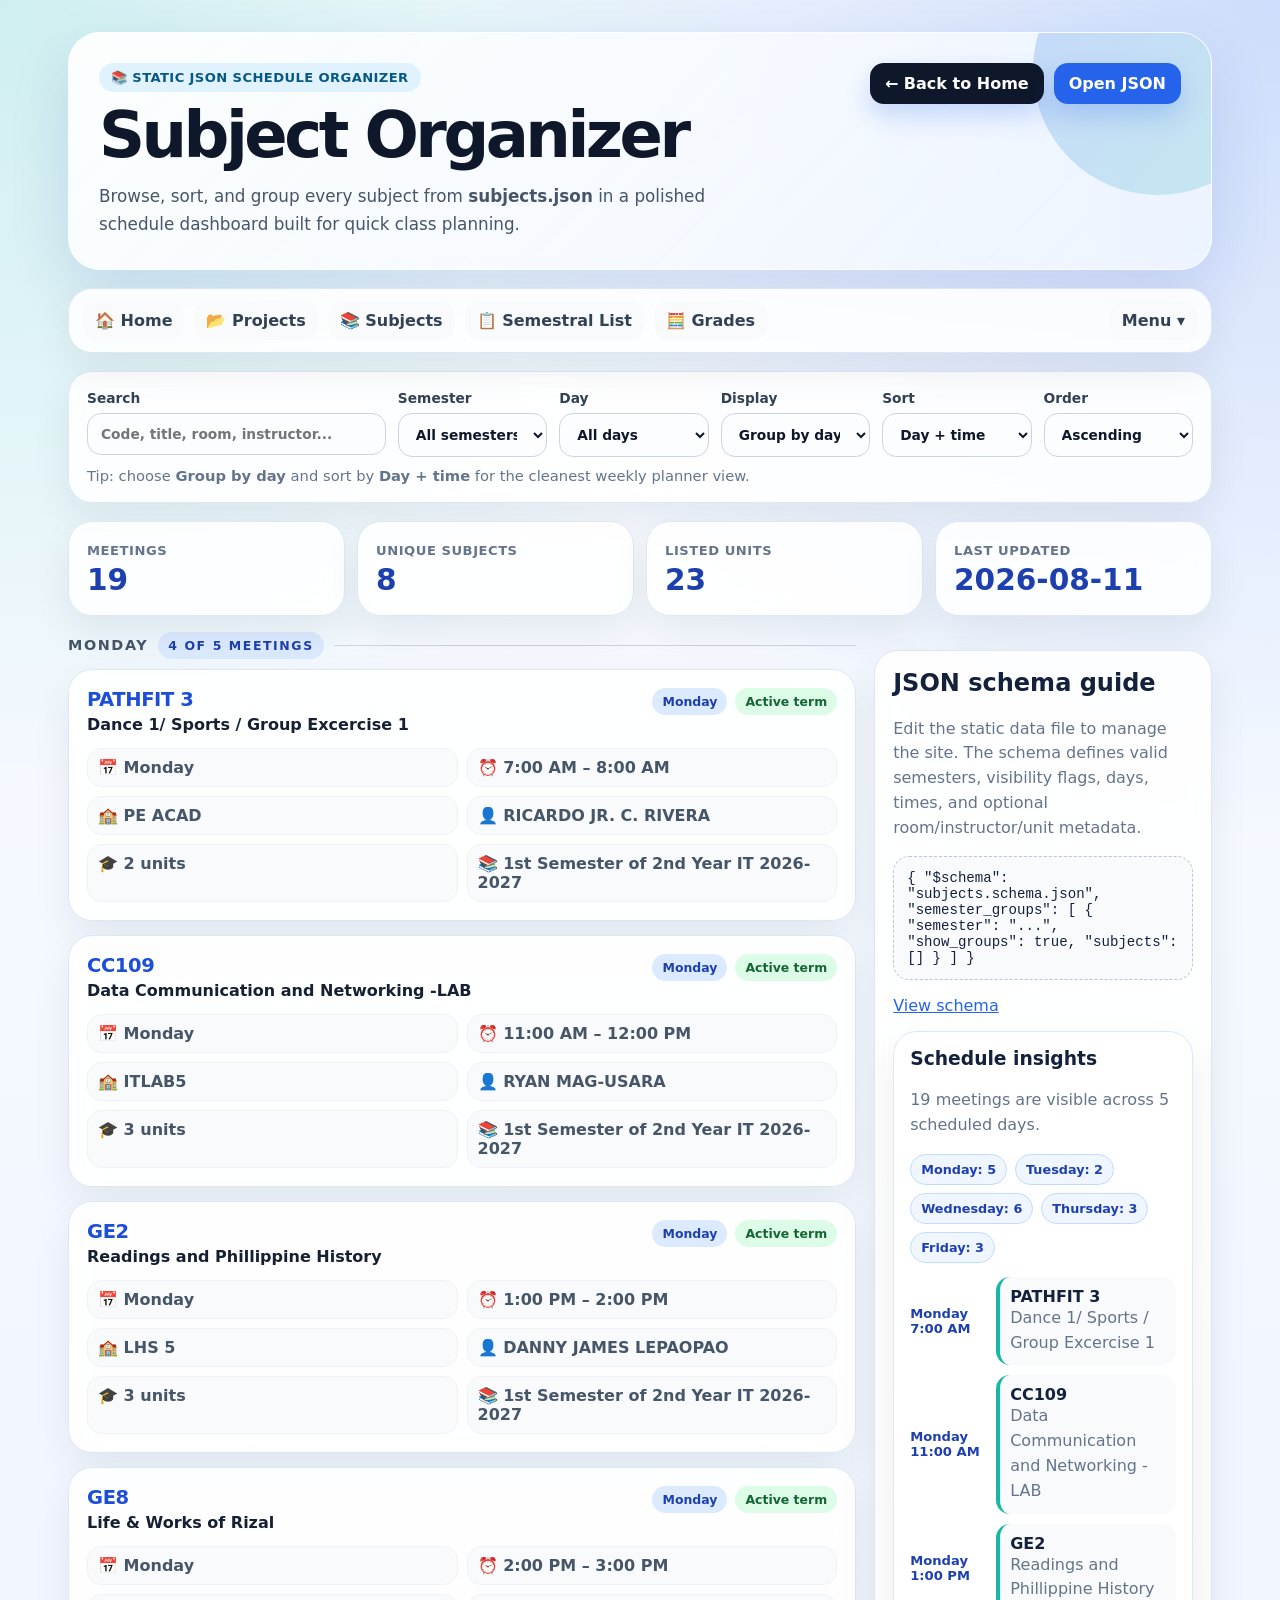
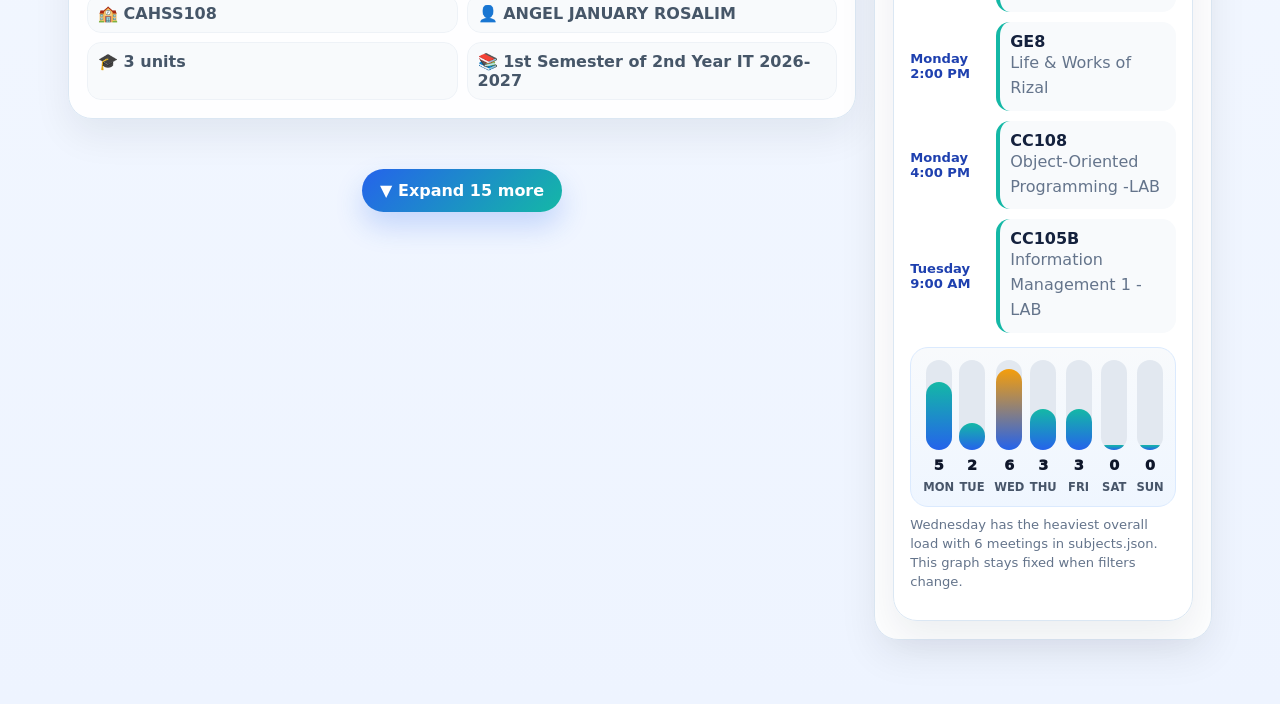
<file: subj.html>
<!DOCTYPE html>
<html lang="en">
<head>
  <meta charset="utf-8">
  <meta name="viewport" content="width=device-width,initial-scale=1">
  <title>Subject Management</title>
  <style>
    :root{--bg:#eef4ff;--ink:#14213d;--muted:#64748b;--card:#ffffff;--line:#dbe7f3;--primary:#2563eb;--primary-dark:#1e40af;--accent:#14b8a6;--warm:#f59e0b;--shadow:0 24px 60px rgba(30,64,175,.14);--radius:24px}*{box-sizing:border-box}body{font-family:Inter,ui-sans-serif,system-ui,-apple-system,BlinkMacSystemFont,"Segoe UI",Arial,sans-serif;margin:0;background:radial-gradient(circle at top left,rgba(20,184,166,.18),transparent 30%),radial-gradient(circle at top right,rgba(37,99,235,.20),transparent 32%),linear-gradient(180deg,#f8fbff 0%,var(--bg) 100%);color:var(--ink);min-height:100vh}a{color:var(--primary)}.container{max-width:1180px;margin:0 auto;padding:32px 18px 46px}.hero{position:relative;overflow:hidden;border:1px solid rgba(255,255,255,.72);border-radius:32px;padding:30px;background:linear-gradient(135deg,rgba(255,255,255,.92),rgba(239,246,255,.84));box-shadow:var(--shadow)}.hero:after{content:"";position:absolute;right:-72px;top:-88px;width:250px;height:250px;border-radius:50%;background:linear-gradient(135deg,rgba(37,99,235,.22),rgba(20,184,166,.18))}.topbar{display:flex;justify-content:space-between;gap:20px;align-items:flex-start;flex-wrap:wrap;position:relative;z-index:1}.eyebrow{display:inline-flex;gap:8px;align-items:center;margin:0 0 10px;padding:7px 12px;border-radius:999px;background:#e0f2fe;color:#075985;font-size:.82rem;font-weight:800;letter-spacing:.03em;text-transform:uppercase}h1{margin:.15rem 0;color:#0f172a;font-size:clamp(2rem,5vw,4.15rem);line-height:.98;letter-spacing:-.055em}.lead{color:#475569;margin:.9rem 0 0;max-width:680px;font-size:1.05rem;line-height:1.7}.button{display:inline-flex;align-items:center;gap:8px;background:var(--primary);color:#fff;padding:11px 15px;border-radius:14px;text-decoration:none;font-weight:800;box-shadow:0 12px 24px rgba(37,99,235,.22)}.button.secondary{background:#0f172a}.quick-actions{display:flex;gap:10px;flex-wrap:wrap;margin:0}.panel,.subject-card,.stat,.insight-card{background:rgba(255,255,255,.88);border:1px solid var(--line);border-radius:var(--radius);box-shadow:0 16px 38px rgba(15,23,42,.07);backdrop-filter:blur(14px)}.panel{padding:18px;margin:18px 0}.controls{display:grid;grid-template-columns:minmax(220px,2fr) repeat(5,minmax(130px,1fr));gap:12px}.field{display:flex;flex-direction:column;gap:7px;font-weight:800;color:#334155;font-size:.86rem}.field input,.field select{padding:12px 13px;border:1px solid #cbd5e1;border-radius:14px;background:#fbfdff;color:#0f172a;font:inherit;font-weight:650;outline:none}.field input:focus,.field select:focus{border-color:var(--primary);box-shadow:0 0 0 4px rgba(37,99,235,.13)}.stats{display:grid;grid-template-columns:repeat(4,1fr);gap:12px;margin:16px 0}.stat{padding:18px;position:relative;overflow:hidden}.stat span{color:var(--muted);font-weight:800;font-size:.82rem;text-transform:uppercase;letter-spacing:.04em}.stat strong{display:block;font-size:1.85rem;color:var(--primary-dark);margin-top:4px}.layout{display:grid;grid-template-columns:minmax(0,2.1fr) minmax(280px,.9fr);gap:18px;align-items:start}.subject-grid{display:grid;gap:14px}.subject-card{padding:18px;position:relative;overflow:hidden;transition:transform .18s ease,box-shadow .18s ease,border-color .18s ease}.subject-card:hover{transform:translateY(-3px);border-color:#93c5fd;box-shadow:0 22px 44px rgba(37,99,235,.13)}.subject-card header{display:flex;justify-content:space-between;gap:14px;align-items:flex-start}.code{font-size:1.22rem;font-weight:900;color:#1d4ed8;letter-spacing:-.02em}.description{font-weight:800;margin-top:4px;color:#172033}.badge{display:inline-flex;align-items:center;gap:6px;background:#dbeafe;color:#1e40af;border-radius:999px;padding:6px 10px;font-size:.78rem;font-weight:900;white-space:nowrap}.badge.active{background:#dcfce7;color:#166534}.meta{display:grid;grid-template-columns:repeat(2,minmax(0,1fr));gap:9px;margin-top:14px;color:#465668}.meta span{background:#f8fafc;border:1px solid #eef2f7;border-radius:14px;padding:9px 10px;font-weight:650}.empty{padding:30px;text-align:center;color:#64748b}.day-group{margin-bottom:20px}.day-title{font-size:.9rem;text-transform:uppercase;letter-spacing:.11em;color:#475569;margin:0 0 10px;display:flex;align-items:center;gap:10px}.day-title:after{content:"";height:1px;background:#cbd5e1;flex:1}.timeline{display:grid;gap:10px;margin-top:14px}.timeline-item{display:grid;grid-template-columns:76px 1fr;gap:10px;align-items:center}.timeline-time{font-weight:900;color:#1e40af;font-size:.82rem}.timeline-card{border-left:4px solid var(--accent);background:#f8fafc;border-radius:14px;padding:10px}.schema-box{font-family:ui-monospace,SFMono-Regular,Consolas,monospace;background:#f8fafc;border:1px dashed #b8c7d8;border-radius:16px;padding:13px;font-size:.88rem;overflow:auto}.note{color:var(--muted);line-height:1.55}.insight-card{padding:16px;margin-top:14px}.insight-card h3,.panel h2{margin-top:0}.pill-row{display:flex;gap:8px;flex-wrap:wrap}.pill{border:1px solid #bfdbfe;background:#eff6ff;color:#1e40af;border-radius:999px;padding:7px 10px;font-weight:800;font-size:.8rem}.compact-list .subject-card{padding:14px}.compact-list .description{display:inline}.render-controls{display:flex;justify-content:center;margin:16px 0 4px}.expand-toggle{border:0;border-radius:999px;padding:12px 18px;background:linear-gradient(135deg,var(--primary),var(--accent));color:#fff;font:inherit;font-weight:900;cursor:pointer;box-shadow:0 14px 28px rgba(37,99,235,.22)}.expand-toggle:hover{transform:translateY(-1px);box-shadow:0 18px 34px rgba(20,184,166,.25)}.load-graph{display:grid;grid-template-columns:repeat(7,minmax(0,1fr));gap:9px;align-items:end;margin-top:14px;padding:12px;border-radius:18px;background:linear-gradient(180deg,#f8fafc,#eff6ff);border:1px solid #dbeafe}.load-bar-wrap{display:grid;grid-template-rows:90px auto auto;gap:7px;justify-items:center;min-width:0}.load-track{width:min(100%,26px);height:90px;border-radius:999px;background:#e2e8f0;display:flex;align-items:end;overflow:hidden}.load-fill{width:100%;min-height:5px;border-radius:999px 999px 0 0;background:linear-gradient(180deg,#14b8a6,#2563eb)}.load-fill.medium{background:linear-gradient(180deg,#f59e0b,#2563eb)}.load-fill.heavy{background:linear-gradient(180deg,#ef4444,#f59e0b)}.load-count{font-weight:950;color:#0f172a;font-size:.9rem}.load-day{font-weight:900;color:#475569;font-size:.72rem;text-transform:uppercase}.load-legend{margin-top:8px;color:#64748b;font-size:.82rem;line-height:1.45}.toolbar-note{margin:10px 0 0;color:#64748b;font-size:.92rem}.nav-panel{display:flex;justify-content:space-between;align-items:center;gap:16px;margin:18px 0;padding:12px 14px;position:relative;z-index:100;background:rgba(255,255,255,.88);border:1px solid var(--line);border-radius:var(--radius);box-shadow:0 16px 38px rgba(15,23,42,.07);backdrop-filter:blur(14px)}.nav-panel ul{list-style:none;display:flex;gap:10px;flex-wrap:wrap;margin:0;padding:0}.nav-panel a,.dropbtn{border:0;border-radius:14px;padding:10px 12px;font:inherit;font-weight:800;text-decoration:none;color:#334155;background:#f8fafc}.nav-panel a:hover,.dropbtn:hover,.dropbtn.active{background:#dbeafe;color:#1e40af}.dropdown{position:relative}.dropdown-content{display:none;position:absolute;right:0;top:calc(100% + 8px);min-width:220px;max-height:260px;overflow:auto;background:#fff;border:1px solid var(--line);border-radius:18px;box-shadow:0 18px 42px rgba(15,23,42,.16);z-index:1000;padding:8px}.dropdown-content.active{display:grid;gap:4px}.dropdown-content a,.dropdown-action{display:block;white-space:nowrap;width:100%;text-align:left}.dropdown-action{border:0;cursor:pointer;border-radius:14px;padding:10px 12px;font:inherit;font-weight:900;text-decoration:none;color:#0f766e;background:#ccfbf1}.dropdown-action:hover,.dropdown-action[aria-pressed="true"]{background:#99f6e4;color:#115e59}.mobile-switch-note{display:none}.mobile-view{background:#f8fafc}.mobile-view .container{max-width:520px;padding:12px 10px 28px}.mobile-view .hero{padding:20px;border-radius:28px;background:linear-gradient(180deg,#ffffff,#e0f2fe);box-shadow:0 18px 38px rgba(15,23,42,.10)}.mobile-view .hero:after{width:160px;height:160px;right:-70px;top:-60px}.mobile-view .topbar{display:grid;gap:16px}.mobile-view h1{font-size:2.35rem;line-height:1.03;letter-spacing:-.04em}.mobile-view h1:before{content:"📚 ";}.mobile-view .lead{font-size:.98rem;line-height:1.55}.mobile-view .quick-actions{display:grid;grid-template-columns:1fr 1fr;gap:10px}.mobile-view .button{justify-content:center;padding:12px 10px;border-radius:16px}.mobile-view .nav-panel{position:sticky;top:8px;display:grid;gap:10px;margin:12px 0;padding:10px;border-radius:22px}.mobile-view .nav-panel ul{display:grid;grid-template-columns:repeat(2,minmax(0,1fr));gap:8px;width:100%}.mobile-view .nav-panel a,.mobile-view .dropbtn,.mobile-view .dropdown-action{text-align:center;justify-content:center;padding:11px 8px;font-size:.92rem}.mobile-view .dropdown{width:100%}.mobile-view .dropdown-content{left:0;right:0;max-height:70vh}.mobile-view .mobile-switch-note{display:block;margin:6px 2px 0;color:#0f766e;font-weight:800;font-size:.82rem}.mobile-view .stats{grid-template-columns:repeat(2,minmax(0,1fr));gap:10px;margin:12px 0}.mobile-view .stat{padding:14px;border-radius:20px}.mobile-view .stat strong{font-size:1.45rem}.mobile-view .panel,.mobile-view .subject-card{border-radius:20px;padding:14px}.mobile-view .controls{grid-template-columns:1fr;gap:10px}.mobile-view .layout{grid-template-columns:1fr;gap:12px}.mobile-view .meta{grid-template-columns:1fr;gap:7px;margin-top:10px}.mobile-view .subject-card header{display:grid;gap:10px}.mobile-view .timeline-item{grid-template-columns:1fr;gap:6px}
@media(max-width:980px){.controls{grid-template-columns:1fr 1fr}.controls .field:first-child{grid-column:1/-1}.layout,.stats{grid-template-columns:1fr 1fr}.layout{align-items:stretch}.layout>section{grid-column:1/-1}}@media(max-width:660px){.container{padding:18px 10px 34px}.hero{padding:22px;border-radius:24px}.controls,.layout,.stats,.meta{grid-template-columns:1fr}.subject-card header{flex-direction:column}.quick-actions{width:100%}.button{flex:1;justify-content:center}.timeline-item{grid-template-columns:1fr}.timeline-time{font-size:.78rem}}
  </style>
</head>
<body>
  <main class="container">
    <section class="hero">
      <div class="topbar">
        <div>
          <p class="eyebrow">📚 Static JSON schedule organizer</p>
          <h1>Subject Organizer</h1>
          <p class="lead">Browse, sort, and group every subject from <strong>subjects.json</strong> in a polished schedule dashboard built for quick class planning.</p>
        </div>
        <p class="quick-actions"><a class="button secondary" href="index.html">← Back to Home</a> <a class="button" href="subjects.json">Open JSON</a></p>
      </div>
    </section>

    <nav class="nav-panel" aria-label="Primary navigation">
      <ul>
        <li><a href="index.html">🏠 Home</a></li>
        <li><a href="download.html">📂 Projects</a></li>
        <li><a href="subj.html">📚 Subjects</a></li>
        <li><a href="Subj_manage.html">📋 Semestral List</a></li>
        <li><a href="calcugrade.html">🧮 Grades</a></li>
      </ul>
      <div class="dropdown">
        <button class="dropbtn" type="button">Menu ▾</button>
        <div class="dropdown-content">
        <!--  <button data-mobile-view-toggle class="dropdown-action" type="button" aria-pressed="false">📱 Switch to mobile view</button> -->
          <a href="Subj_manage.html">Semestral Subject List</a>
          <a href="subjects.json">Open Subject JSON</a>
          <a href="subjects.schema.json">View Schema</a>
        </div>
      </div>
    </nav>

    <section class="panel" aria-label="Subject filters">
      <div class="controls">
        <label class="field">Search<input id="searchInput" type="search" placeholder="Code, title, room, instructor..."></label>
        <label class="field">Semester<select id="semesterFilter"><option value="all">All semesters</option></select></label>
        <label class="field">Day<select id="dayFilter"><option value="all">All days</option></select></label>
        <label class="field">Display<select id="displayMode"><option value="days">Group by day</option><option value="cards">Cards</option><option value="compact">Compact list</option></select></label>
        <label class="field">Sort<select id="sortSelect"><option value="day-time">Day + time</option><option value="code">Subject code</option><option value="title">Title</option><option value="units">Units</option><option value="semester">Semester</option></select></label>
        <label class="field">Order<select id="sortDirection"><option value="asc">Ascending</option><option value="desc">Descending</option></select></label>
      </div>
      <p class="toolbar-note">Tip: choose <strong>Group by day</strong> and sort by <strong>Day + time</strong> for the cleanest weekly planner view.</p>
    </section>

    <section class="stats" aria-label="Subject summary">
      <div class="stat"><span>Meetings</span><strong id="subjectCount">0</strong></div>
      <div class="stat"><span>Unique subjects</span><strong id="courseCount">0</strong></div>
      <div class="stat"><span>Listed units</span><strong id="unitCount">0</strong></div>
      <div class="stat"><span>Last updated</span><strong id="lastUpdated">—</strong></div>
    </section>

    <div class="layout">
      <section id="listArea" class="subject-grid">Loading subjects…</section>
      <aside class="panel">
        <h2>JSON schema guide</h2>
        <p class="note">Edit the static data file to manage the site. The schema defines valid semesters, visibility flags, days, times, and optional room/instructor/unit metadata.</p>
        <div class="schema-box">{
  "$schema": "subjects.schema.json",
  "semester_groups": [
    { "semester": "...", "show_groups": true, "subjects": [] }
  ]
}</div>
        <p><a href="subjects.schema.json">View schema</a></p>
        <div class="insight-card">
          <h3>Schedule insights</h3>
          <p class="note" id="scheduleInsight">Loading schedule summary…</p>
          <div class="pill-row" id="dayPills"></div>
          <div class="load-graph" id="dailyLoadGraph" aria-label="Daily subject load graph"></div>
          <p class="load-legend" id="dailyLoadLegend">Each bar counts the full subjects.json schedule per day.</p>
        </div>
      </aside>
    </div>
  </main>

  <script src="script.js"></script>
  <script>
    const COLLAPSED_SUBJECT_LIMIT = 4;
    const WEEK_DAYS = ['M', 'T', 'W', 'TH', 'F', 'S', 'SU'];
    const WEEK_SHORT_LABELS = { M: 'Mon', T: 'Tue', W: 'Wed', TH: 'Thu', F: 'Fri', S: 'Sat', SU: 'Sun' };
    const state = { subjects: [], filtered: [], expanded: false };
    const els = {};

    function subjectMatches(subject, query) {
      if (!query) return true;
      const haystack = [subject.code, subject.description, subject.room, subject.instructor, subject.semester, subject.dayLabel].join(' ').toLowerCase();
      return haystack.includes(query.toLowerCase());
    }

    function getTimeRange(subject) {
      return `${minutesToDisplay(subject.time_start, subject.time_start_is_am)} – ${minutesToDisplay(subject.time_end, subject.time_end_is_am)}`;
    }

    function renderSubject(subject, compact = false) {
      const time = getTimeRange(subject);
      const activeBadge = subject.activeSemester ? '<span class="badge active">Active term</span>' : '';
      const details = compact
        ? `<p class="note">${subject.dayLabel}, ${time} • ${subject.room || 'TBA'} • ${subject.semester}</p>`
        : `<div class="meta"><span>📅 ${subject.dayLabel}</span><span>⏰ ${time}</span><span>🏫 ${subject.room || 'TBA'}</span><span>👤 ${subject.instructor || 'TBA'}</span><span>🎓 ${subject.units || 0} units</span><span>📚 ${subject.semester}</span></div>`;
      return `<article class="subject-card"><header><div><div class="code">${subject.code}</div><div class="description">${subject.description}</div></div><div class="pill-row"><span class="badge">${subject.dayLabel}</span>${activeBadge}</div></header>${details}</article>`;
    }

    function sortSubjects(items, sortBy, direction) {
      const sorted = [...items].sort((a, b) => compareSubjects(a, b, sortBy));
      return direction === 'desc' ? sorted.reverse() : sorted;
    }

    function getVisibleSubjects() {
      return state.expanded ? state.filtered : state.filtered.slice(0, COLLAPSED_SUBJECT_LIMIT);
    }

    function getExpandButtonHtml(hiddenCount) {
      if (hiddenCount <= 0) return '';
      const label = state.expanded ? `Show only ${COLLAPSED_SUBJECT_LIMIT}` : `Expand ${hiddenCount} more`;
      const hint = state.expanded ? 'Collapse subject list' : 'Expand subject list';
      return `<div class="render-controls"><button class="expand-toggle" type="button" data-expand-toggle aria-expanded="${state.expanded}" aria-label="${hint}">${state.expanded ? '▲' : '▼'} ${label}</button></div>`;
    }

    function applyFilters() {
      const query = els.search.value.trim();
      const semester = els.semester.value;
      const day = els.day.value;
      const sortBy = els.sort.value;
      const direction = els.direction.value;
      state.expanded = false;
      state.filtered = sortSubjects(state.subjects
        .filter(subject => semester === 'all' || subject.semester === semester)
        .filter(subject => day === 'all' || subject.day === day)
        .filter(subject => subjectMatches(subject, query)), sortBy, direction);
      render();
    }

    function renderDayGroups(visibleSubjects, hiddenCount) {
      const visibleSet = new Set(visibleSubjects);
      const groupedDays = Object.keys(FULL_DAY_ORDER);
      els.list.innerHTML = groupedDays.map(day => {
        const allItems = state.filtered.filter(subject => subject.day === day);
        const items = allItems.filter(subject => visibleSet.has(subject));
        return items.length ? `<div class="day-group"><h2 class="day-title">${DAY_LABELS[day]} <span class="badge">${items.length}${allItems.length !== items.length ? ` of ${allItems.length}` : ''} meeting${allItems.length === 1 ? '' : 's'}</span></h2><div class="subject-grid">${items.map(subject => renderSubject(subject)).join('')}</div></div>` : '';
      }).join('') + getExpandButtonHtml(hiddenCount);
    }


    function renderDailyLoadGraph() {
      const graphSubjects = state.subjects;
      const counts = Object.fromEntries(WEEK_DAYS.map(day => [day, graphSubjects.filter(subject => subject.day === day).length]));
      const maxCount = Math.max(1, ...Object.values(counts));
      els.loadGraph.innerHTML = WEEK_DAYS.map(day => {
        const count = counts[day] || 0;
        const height = Math.max(count ? 8 : 3, Math.round((count / maxCount) * 90));
        const level = count >= 8 ? 'heavy' : count >= 6 ? 'medium' : '';
        return `<div class="load-bar-wrap" title="${DAY_LABELS[day]}: ${count} meeting${count === 1 ? '' : 's'}"><div class="load-track"><div class="load-fill ${level}" style="height:${height}%"></div></div><div class="load-count">${count}</div><div class="load-day">${WEEK_SHORT_LABELS[day]}</div></div>`;
      }).join('');
      const busiest = WEEK_DAYS.reduce((best, day) => counts[day] > counts[best] ? day : best, WEEK_DAYS[0]);
      els.loadLegend.textContent = graphSubjects.length ? `${DAY_LABELS[busiest]} has the heaviest overall load with ${counts[busiest]} meeting${counts[busiest] === 1 ? '' : 's'} in subjects.json. This graph stays fixed when filters change.` : 'No meetings are available in subjects.json to graph.';
    }

    function renderTimeline() {
      const activeItems = sortSubjects(state.filtered, 'day-time', 'asc').slice(0, 6);
      els.insight.textContent = state.filtered.length
        ? `${state.filtered.length} meeting${state.filtered.length === 1 ? '' : 's'} are visible across ${new Set(state.filtered.map(subject => subject.day)).size} scheduled day${new Set(state.filtered.map(subject => subject.day)).size === 1 ? '' : 's'}.`
        : 'No visible meetings for the current filter.';
      els.dayPills.innerHTML = uniqueValues(state.filtered, 'day')
        .sort((a, b) => (FULL_DAY_ORDER[a] || 99) - (FULL_DAY_ORDER[b] || 99))
        .map(day => `<span class="pill">${DAY_LABELS[day] || day}: ${state.filtered.filter(subject => subject.day === day).length}</span>`).join('');
      if (!activeItems.length) return;
      els.dayPills.insertAdjacentHTML('afterend', `<div class="timeline">${activeItems.map(subject => `<div class="timeline-item"><div class="timeline-time">${DAY_LABELS[subject.day] || subject.day}<br>${minutesToDisplay(subject.time_start, subject.time_start_is_am)}</div><div class="timeline-card"><strong>${subject.code}</strong><br><span class="note">${subject.description}</span></div></div>`).join('')}</div>`);
    }

    function render() {
      els.subjectCount.textContent = state.filtered.length;
      els.courseCount.textContent = new Set(state.filtered.map(subject => subject.code)).size;
      els.unitCount.textContent = [...new Map(state.filtered.map(subject => [subject.code, Number(subject.units || 0)])).values()].reduce((sum, units) => sum + units, 0);
      document.querySelectorAll('.timeline').forEach(node => node.remove());
      renderTimeline();
      renderDailyLoadGraph();

      if (!state.filtered.length) { els.list.innerHTML = '<div class="subject-card empty">No subjects match the selected filters.</div>'; return; }
      const mode = els.display.value;
      const visibleSubjects = getVisibleSubjects();
      const hiddenCount = state.filtered.length - COLLAPSED_SUBJECT_LIMIT;
      els.list.classList.toggle('compact-list', mode === 'compact');
      if (mode === 'days') { renderDayGroups(visibleSubjects, hiddenCount); return; }
      els.list.innerHTML = visibleSubjects.map(subject => renderSubject(subject, mode === 'compact')).join('') + getExpandButtonHtml(hiddenCount);
    }

    function populateFilters(data) {
      uniqueValues(state.subjects, 'semester').forEach(value => els.semester.add(new Option(value, value)));
      uniqueValues(state.subjects, 'day').sort((a, b) => (FULL_DAY_ORDER[a] || 99) - (FULL_DAY_ORDER[b] || 99)).forEach(value => els.day.add(new Option(DAY_LABELS[value] || value, value)));
      els.lastUpdated.textContent = data.last_updated || 'unknown';
    }

    async function initSubjects() {
      Object.assign(els, {
        list: document.getElementById('listArea'), search: document.getElementById('searchInput'), semester: document.getElementById('semesterFilter'), day: document.getElementById('dayFilter'), display: document.getElementById('displayMode'), sort: document.getElementById('sortSelect'), direction: document.getElementById('sortDirection'), subjectCount: document.getElementById('subjectCount'), courseCount: document.getElementById('courseCount'), unitCount: document.getElementById('unitCount'), lastUpdated: document.getElementById('lastUpdated'), insight: document.getElementById('scheduleInsight'), dayPills: document.getElementById('dayPills'), loadGraph: document.getElementById('dailyLoadGraph'), loadLegend: document.getElementById('dailyLoadLegend')
      });
      const data = await fetchSubjectsData();
      if (!data) { els.list.innerHTML = '<div class="subject-card empty">Failed to load subjects.json.</div>'; return; }
      state.subjects = flattenSubjectGroups(data);
      populateFilters(data);
      [els.search, els.semester, els.day, els.display, els.sort, els.direction].forEach(el => el.addEventListener('input', applyFilters));
      els.list.addEventListener('click', event => {
        const button = event.target.closest('[data-expand-toggle]');
        if (!button) return;
        state.expanded = !state.expanded;
        render();
      });
      applyFilters();
    }

    function initDropdown() { const b = document.querySelector('.dropbtn'); const c = document.querySelector('.dropdown-content'); if (!b || !c) return; b.addEventListener('click', event => { event.stopPropagation(); c.classList.toggle('active'); b.classList.toggle('active'); }); document.addEventListener('click', () => { c.classList.remove('active'); b.classList.remove('active'); }); }
    document.addEventListener('DOMContentLoaded', () => { initSubjects(); initDropdown(); });
  </script>
</body>
</html>
</file>
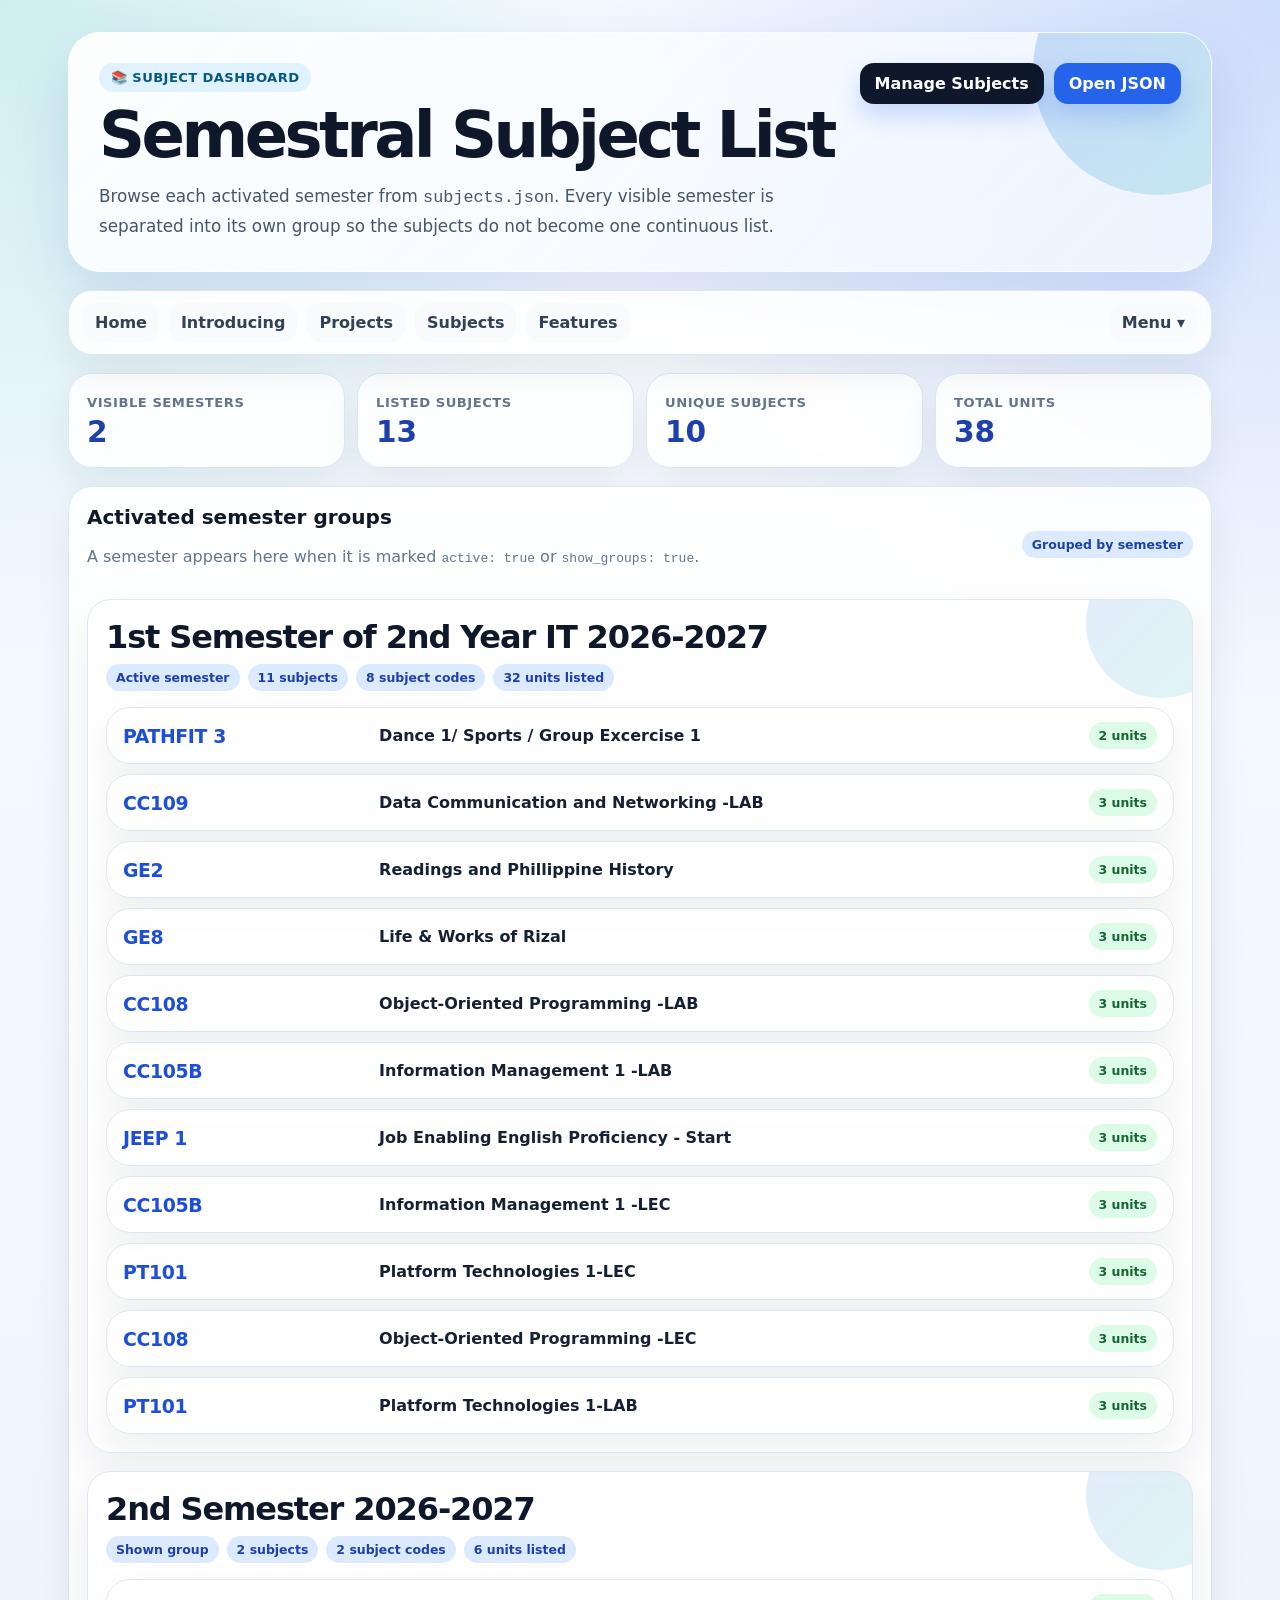
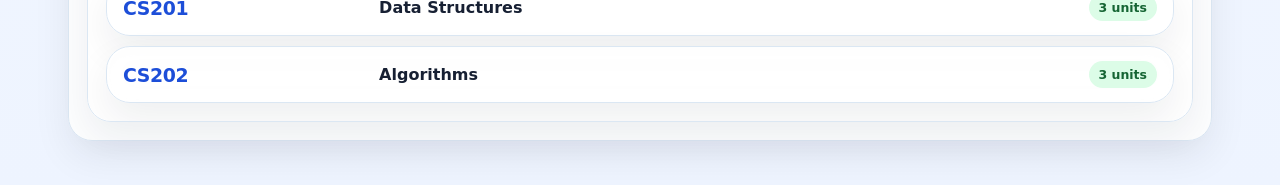
<file: Subj_manage.html>
<!DOCTYPE html>
<html lang="en">
<head>
  <meta charset="UTF-8">
  <meta name="viewport" content="width=device-width, initial-scale=1.0">
  <title>Semestral Subject List</title>
  <style>
    :root{--bg:#eef4ff;--ink:#14213d;--muted:#64748b;--card:#ffffff;--line:#dbe7f3;--primary:#2563eb;--primary-dark:#1e40af;--accent:#14b8a6;--warm:#f59e0b;--danger:#ef4444;--shadow:0 24px 60px rgba(30,64,175,.14);--radius:24px}*{box-sizing:border-box}html{scroll-behavior:smooth}body{font-family:Inter,ui-sans-serif,system-ui,-apple-system,BlinkMacSystemFont,"Segoe UI",Arial,sans-serif;margin:0;background:radial-gradient(circle at top left,rgba(20,184,166,.18),transparent 30%),radial-gradient(circle at top right,rgba(37,99,235,.20),transparent 32%),linear-gradient(180deg,#f8fbff 0%,var(--bg) 100%);color:var(--ink);min-height:100vh}a{color:var(--primary)}.container{max-width:1180px;margin:0 auto;padding:32px 18px 46px}.hero{position:relative;overflow:hidden;border:1px solid rgba(255,255,255,.72);border-radius:32px;padding:30px;background:linear-gradient(135deg,rgba(255,255,255,.92),rgba(239,246,255,.84));box-shadow:var(--shadow)}.hero:after{content:"";position:absolute;right:-72px;top:-88px;width:250px;height:250px;border-radius:50%;background:linear-gradient(135deg,rgba(37,99,235,.22),rgba(20,184,166,.18))}.topbar{display:flex;justify-content:space-between;gap:20px;align-items:flex-start;flex-wrap:wrap;position:relative;z-index:1}.eyebrow{display:inline-flex;gap:8px;align-items:center;margin:0 0 10px;padding:7px 12px;border-radius:999px;background:#e0f2fe;color:#075985;font-size:.82rem;font-weight:800;letter-spacing:.03em;text-transform:uppercase}h1{margin:.15rem 0;color:#0f172a;font-size:clamp(2rem,5vw,4.15rem);line-height:.98;letter-spacing:-.055em}.lead{color:#475569;margin:.9rem 0 0;max-width:680px;font-size:1.05rem;line-height:1.7}.button{display:inline-flex;align-items:center;gap:8px;background:var(--primary);color:#fff;padding:11px 15px;border-radius:14px;text-decoration:none;font-weight:800;box-shadow:0 12px 24px rgba(37,99,235,.22)}.button.secondary{background:#0f172a}.quick-actions{display:flex;gap:10px;flex-wrap:wrap;margin:0}.nav-panel,.panel,.subject-card,.stat{background:rgba(255,255,255,.88);border:1px solid var(--line);border-radius:var(--radius);box-shadow:0 16px 38px rgba(15,23,42,.07);backdrop-filter:blur(14px)}.nav-panel{display:flex;justify-content:space-between;align-items:center;gap:16px;margin:18px 0;padding:12px 14px;position:relative;z-index:100}.nav-panel ul{list-style:none;display:flex;gap:10px;flex-wrap:wrap;margin:0;padding:0}.nav-panel a,.dropbtn{border:0;border-radius:14px;padding:10px 12px;font:inherit;font-weight:800;text-decoration:none;color:#334155;background:#f8fafc}.nav-panel a:hover,.nav-panel a[aria-current="page"],.dropbtn:hover,.dropbtn.active{background:#dbeafe;color:#1e40af}.dropdown{position:relative}.dropdown-content{display:none;position:absolute;right:0;top:calc(100% + 8px);min-width:210px;max-height:220px;overflow:auto;background:#fff;border:1px solid var(--line);border-radius:18px;box-shadow:0 18px 42px rgba(15,23,42,.16);z-index:1000;padding:8px}.dropdown-content.active{display:grid;gap:4px}.dropdown-content a,.dropdown-action{display:block;white-space:nowrap;width:100%;text-align:left}.dropdown-action{border:0;cursor:pointer;border-radius:14px;padding:10px 12px;font:inherit;font-weight:900;text-decoration:none;color:#0f766e;background:#ccfbf1}.dropdown-action:hover,.dropdown-action[aria-pressed="true"]{background:#99f6e4;color:#115e59}.mobile-switch-note{display:none}.stats{display:grid;grid-template-columns:repeat(4,1fr);gap:12px;margin:18px 0}.stat{padding:18px;position:relative;overflow:hidden}.stat span{color:var(--muted);font-weight:800;font-size:.82rem;text-transform:uppercase;letter-spacing:.04em}.stat strong{display:block;font-size:1.85rem;color:var(--primary-dark);margin-top:4px}.panel{padding:18px}.section-heading{display:flex;align-items:center;justify-content:space-between;gap:12px;margin-bottom:14px}.section-heading h2{margin:0;color:#0f172a;font-size:1.25rem}.note{color:var(--muted);line-height:1.55}.badge{display:inline-flex;align-items:center;gap:6px;background:#dbeafe;color:#1e40af;border-radius:999px;padding:6px 10px;font-size:.78rem;font-weight:900;white-space:nowrap}.semester-list{display:grid;gap:18px}.semester-panel{position:relative;overflow:hidden}.semester-panel:before{content:"";position:absolute;right:-44px;top:-52px;width:150px;height:150px;border-radius:50%;background:linear-gradient(135deg,rgba(37,99,235,.12),rgba(20,184,166,.14))}.semester-header{position:relative;display:flex;align-items:flex-start;justify-content:space-between;gap:14px;margin-bottom:16px}.semester-title{margin:0;color:#0f172a;font-size:clamp(1.35rem,3vw,2rem);letter-spacing:-.035em}.semester-meta{display:flex;gap:8px;flex-wrap:wrap;margin-top:8px}.subject-grid{display:grid;grid-template-columns:repeat(2,minmax(0,1fr));gap:14px;position:relative}.subject-card{padding:18px;position:relative;overflow:hidden;transition:transform .18s ease,box-shadow .18s ease,border-color .18s ease}.subject-card:hover{transform:translateY(-3px);border-color:#93c5fd;box-shadow:0 22px 44px rgba(37,99,235,.13)}.subject-card header{display:flex;justify-content:space-between;gap:14px;align-items:flex-start}.code{font-size:1.18rem;font-weight:900;color:#1d4ed8;letter-spacing:-.02em}.description{font-weight:800;margin-top:4px;color:#172033}.meta{display:grid;grid-template-columns:repeat(2,minmax(0,1fr));gap:9px;margin-top:14px;color:#465668}.meta span{background:#f8fafc;border:1px solid #eef2f7;border-radius:14px;padding:9px 10px;font-weight:650}.empty{padding:26px;text-align:center;color:#64748b}.mobile-view{background:#f8fafc}.mobile-view .container{max-width:520px;padding:12px 10px 28px}.mobile-view .hero{padding:20px;border-radius:28px;background:linear-gradient(180deg,#ffffff,#e0f2fe);box-shadow:0 18px 38px rgba(15,23,42,.10)}.mobile-view .hero:after{width:160px;height:160px;right:-70px;top:-60px}.mobile-view .topbar{display:grid;gap:16px}.mobile-view h1{font-size:2.35rem;line-height:1.03;letter-spacing:-.04em}.mobile-view .lead{font-size:.98rem;line-height:1.55}.mobile-view .quick-actions{display:grid;grid-template-columns:1fr 1fr;gap:10px}.mobile-view .button{justify-content:center;padding:12px 10px;border-radius:16px}.mobile-view .nav-panel{position:sticky;top:8px;display:grid;gap:10px;margin:12px 0;padding:10px;border-radius:22px}.mobile-view .nav-panel ul{display:grid;grid-template-columns:repeat(2,minmax(0,1fr));gap:8px;width:100%}.mobile-view .nav-panel a,.mobile-view .dropbtn,.mobile-view .dropdown-action{text-align:center;justify-content:center;padding:11px 8px;font-size:.92rem}.mobile-view .dropdown{width:100%}.mobile-view .dropdown-content{left:0;right:0;max-height:70vh}.mobile-view .mobile-switch-note{display:block;margin:6px 2px 0;color:#0f766e;font-weight:800;font-size:.82rem}.mobile-view .stats{grid-template-columns:repeat(2,minmax(0,1fr));gap:10px;margin:12px 0}.mobile-view .stat{padding:14px;border-radius:20px}.mobile-view .stat strong{font-size:1.45rem}.mobile-view .panel,.mobile-view .subject-card{border-radius:20px;padding:14px}.mobile-view .semester-list{gap:12px}.mobile-view .subject-grid{grid-template-columns:1fr;gap:10px}.mobile-view .subject-card header{display:grid;gap:10px}.mobile-view .meta{grid-template-columns:1fr;gap:7px;margin-top:10px}@media(max-width:980px){.stats{grid-template-columns:1fr 1fr}.subject-grid{grid-template-columns:1fr}}@media(max-width:660px){.container{padding:18px 10px 34px}.hero{padding:22px;border-radius:24px}.nav-panel,.topbar{align-items:stretch}.nav-panel{flex-direction:column}.nav-panel ul,.quick-actions{width:100%}.button{flex:1;justify-content:center}.stats,.meta{grid-template-columns:1fr}.subject-card header,.semester-header{flex-direction:column}.dropdown{width:100%}.dropbtn{width:100%}.dropdown-content{left:0;right:0}}

    .simple-subject-list{display:grid;gap:10px;position:relative}.simple-subject-card{display:grid;grid-template-columns:minmax(110px,.35fr) minmax(0,1fr) auto;align-items:center;gap:12px;padding:14px 16px}.simple-subject-card .description{margin-top:0}.unit-badge{background:#dcfce7;color:#166534}.mobile-view .simple-subject-card{grid-template-columns:1fr;align-items:start}.mobile-view .unit-badge{width:max-content}
  </style>
</head>
<body>
  <main class="container">
    <section class="hero">
      <div class="topbar">
        <div>
          <p class="eyebrow">📚 Subject dashboard</p>
          <h1>Semestral Subject List</h1>
          <p class="lead">Browse each activated semester from <code>subjects.json</code>. Every visible semester is separated into its own group so the subjects do not become one continuous list.</p>
          <p class="mobile-switch-note">Mobile view is active. Use Menu ▾ to switch back to the regular desktop layout.</p>
        </div>
        <p class="quick-actions"><a class="button secondary" href="subj.html">Manage Subjects</a><a class="button" href="subjects.json">Open JSON</a></p>
      </div>
    </section>

    <nav class="nav-panel" aria-label="Primary navigation">
      <ul>
        <li><a href="index.html">Home</a></li>
        <li><a href="index.html#intro">Introducing</a></li>
        <li><a href="download.html">Projects</a></li>
        <li><a href="subj.html">Subjects</a></li>
        <li><a href="index.html#features">Features</a></li>
      </ul>
      <div class="dropdown">
        <button class="dropbtn" type="button">Menu ▾</button>
        <div class="dropdown-content">
          <!--<button id="mobileViewToggle" data-mobile-view-toggle class="dropdown-action" type="button" aria-pressed="false">📱 Switch to mobile view</button> -->
          <a href="Subj_manage.html" aria-current="page">Semestral Subject List</a>
          <a href="subj.html">Subject Management</a>
          <a href="calcugrade.html">CalcuGrade</a>
          <a href="subjects.json">Open Subject JSON</a>
        </div>
      </div>
    </nav>

    <section class="stats" aria-label="Subject list summary">
      <div class="stat"><span>Visible semesters</span><strong id="groupCount">0</strong></div>
      <div class="stat"><span>Listed subjects</span><strong id="meetingCount">0</strong></div>
      <div class="stat"><span>Unique subjects</span><strong id="courseCount">0</strong></div>
      <div class="stat"><span>Total units</span><strong id="unitCount">0</strong></div>
    </section>

    <section class="panel" aria-labelledby="listHeading">
      <div class="section-heading"><div><h2 id="listHeading">Activated semester groups</h2><p class="note">A semester appears here when it is marked <code>active: true</code> or <code>show_groups: true</code>.</p></div><span class="badge">Grouped by semester</span></div>
      <div id="semesterList" class="semester-list">Loading subjects…</div>
    </section>
  </main>

  <script src="script.js"></script>
  <script>
    const pageEls = {};

    function escapeHtml(value) {
      return String(value ?? '').replace(/[&<>"']/g, char => ({
        '&': '&amp;',
        '<': '&lt;',
        '>': '&gt;',
        '"': '&quot;',
        "'": '&#39;'
      })[char]);
    }

    function getDisplayGroups(data) {
      const groups = Array.isArray(data?.semester_groups) ? data.semester_groups : (data ? [data] : []);
      return groups.filter(group => group?.active === true || group?.show_groups === true);
    }

    function getUniqueSubjects(subjects) {
      const uniqueSubjects = new Map();
      subjects.forEach(subject => {
        const key = `${subject.code || ''}|${subject.description || ''}|${subject.units || 0}`;
        if (!uniqueSubjects.has(key)) uniqueSubjects.set(key, subject);
      });
      return [...uniqueSubjects.values()];
    }

    function renderSubjectCard(subject) {
      return `<article class="subject-card simple-subject-card"><div class="code">${escapeHtml(subject.code || 'No code')}</div><div class="description">${escapeHtml(subject.description || 'No description provided')}</div><span class="badge unit-badge">${escapeHtml(subject.units || 0)} units</span></article>`;
    }

    function renderSemesterGroup(group, index) {
      const normalizedSubjects = (Array.isArray(group.subjects) ? group.subjects : [])
        .map(subject => normalizeSubject(subject, group))
        .sort((a, b) => compareSubjects(a, b, 'day-time'));
      const listedSubjects = getUniqueSubjects(normalizedSubjects);
      const uniqueCourses = new Set(listedSubjects.map(subject => subject.code).filter(Boolean)).size;
      const totalUnits = listedSubjects.reduce((sum, subject) => sum + Number(subject.units || 0), 0);
      const statusBadge = group.active === true ? 'Active semester' : 'Shown group';

      return `<section class="panel semester-panel" aria-labelledby="semester-${index}"><div class="semester-header"><div><h2 class="semester-title" id="semester-${index}">${escapeHtml(group.semester || 'Untitled semester')}</h2><div class="semester-meta"><span class="badge">${statusBadge}</span><span class="badge">${listedSubjects.length} subjects</span><span class="badge">${uniqueCourses} subject codes</span><span class="badge">${totalUnits} units listed</span></div></div></div><div class="simple-subject-list">${listedSubjects.length ? listedSubjects.map(renderSubjectCard).join('') : '<div class="subject-card empty">No subjects are listed for this semester.</div>'}</div></section>`;
    }

    async function loadSemestralSubjects() {
      const data = await fetchSubjectsData();
      if (!data) {
        pageEls.semesterList.innerHTML = '<div class="empty">Failed to load subjects.json.</div>';
        return;
      }

      const groups = getDisplayGroups(data);
      const subjects = groups.flatMap(group => getUniqueSubjects((Array.isArray(group.subjects) ? group.subjects : []).map(subject => normalizeSubject(subject, group))));
      pageEls.groupCount.textContent = groups.length;
      pageEls.meetingCount.textContent = subjects.length;
      pageEls.courseCount.textContent = new Set(subjects.map(subject => subject.code).filter(Boolean)).size;
      pageEls.unitCount.textContent = subjects.reduce((sum, subject) => sum + Number(subject.units || 0), 0);
      pageEls.semesterList.innerHTML = groups.length ? groups.map(renderSemesterGroup).join('') : '<div class="empty">No semester is active or marked to show groups in subjects.json.</div>';
    }

    function initDropdown() {
      const dropbtn = document.querySelector('.dropbtn');
      const dropdownContent = document.querySelector('.dropdown-content');
      if (!dropbtn || !dropdownContent) return;
      dropbtn.addEventListener('click', () => {
        dropdownContent.classList.toggle('active');
        dropbtn.classList.toggle('active');
      });
      document.addEventListener('click', event => {
        if (!event.target.closest('.dropdown')) {
          dropdownContent.classList.remove('active');
          dropbtn.classList.remove('active');
        }
      });
    }

    document.addEventListener('DOMContentLoaded', () => {
      Object.assign(pageEls, {
        semesterList: document.getElementById('semesterList'),
        groupCount: document.getElementById('groupCount'),
        meetingCount: document.getElementById('meetingCount'),
        courseCount: document.getElementById('courseCount'),
        unitCount: document.getElementById('unitCount')
      });
      initDropdown();
      loadSemestralSubjects();
    });
  </script>
</body>
</html>
</file>
